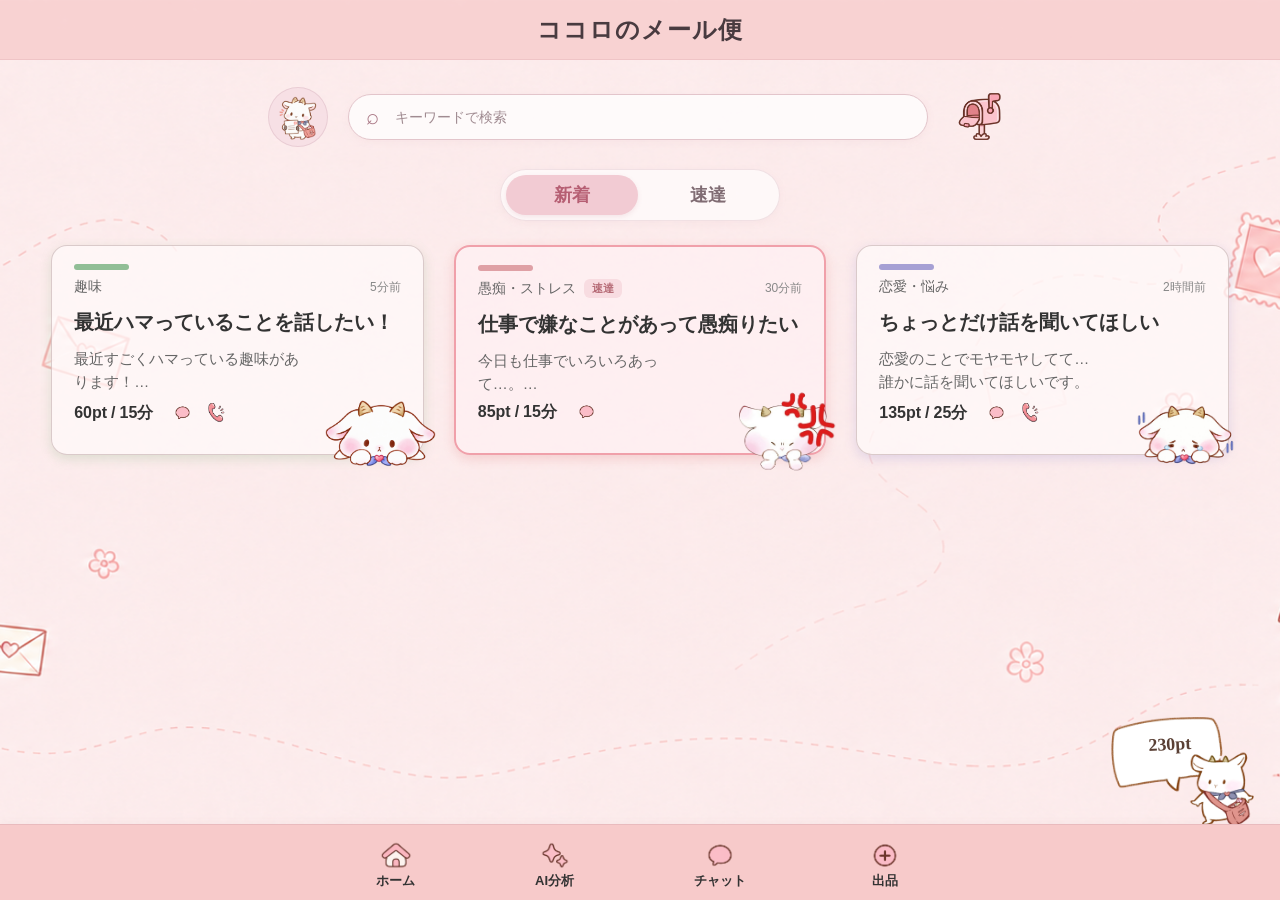
<file: index.html>
<!DOCTYPE html>
<html lang="ja">
<head>
    <meta charset="UTF-8">
    <meta name="viewport" content="width=device-width, initial-scale=1.0">
    <title>こころのメール便</title>
    <link rel="stylesheet" href="css/home.css">
</head>
<body>
    <header>
        <div class="logo">
            ココロのメール便
        </div>
    </header>

    <div class="top-menu">
        <a class="user" href="profile.html">
            <img src="images/goat.png" alt="ユーザー">
        </a>
        <div class="search">
            <span class="search-icon">⌕</span>
            <input type="text" placeholder="キーワードで検索">
        </div>
        <div class="notice">
            <img src="images/correio.png" alt="通知">
        </div>

    </div>
    <!-- 新着・速達 -->
    <div class="tabs">
        <button id="newtab" class="active" type="button">新着</button>
        <button id="expresstab" type="button">速達</button>
    </div>

    <!-- レター一覧 -->
    <main id="letter-list">
        <!-- レター1 -->
        <div class="letter fun" data-call="yes">
            <div class="emotion-color"></div>
            <div class="letter-top">
                <div class="category-group">
                    <p class="category">趣味</p>
                </div>
                <span class="posted-time" data-minutes-ago="5">5分前</span>
            </div>
            <div class="letter-title">
                <h2>最近ハマっていることを話したい！</h2>
            </div>
            <div class="letter-content">
                <p class="description">
                    最近すごくハマっている趣味があります！<br>
                    誰かと楽しく話したいです。
                </p>
            </div>
            <div class="letter-footer">
                <div class="letter-info">
                    <span>60pt</span>
                    <span>/</span>
                    <span>15分</span>
                </div>
                <div class="talk-icons">
                    <img class="chat-option selected chat-icon" src="images/chat.png" alt="チャット">
                    <img class="phone-option selected call-icon" src="images/telefone.png" alt="通話">
                </div>
            </div>
            <img class="goat" src="images/normal.png" alt="感情">
        </div>

        <!-- レター2 -->
        <div class="letter angry express" data-call="no">
            <div class="emotion-color"></div>
            <div class="letter-top">
                <div class="category-group">
                    <p class="category">愚痴・ストレス</p>
                    <span class="express-label">速達</span>
                </div>
                <span class="posted-time" data-minutes-ago="30">30分前</span>
            </div>
            <div class="letter-title">
                <h2>仕事で嫌なことがあって愚痴りたい</h2>
            </div>
            <div class="letter-content">
                <p class="description">
                    今日も仕事でいろいろあって…。<br>
                    少しだけ愚痴を聞いてほしいです。
                </p>
            </div>
            <div class="letter-footer">
                <div class="letter-info">
                    <span>85pt</span>
                    <span>/</span>
                    <span>15分</span>
                </div>
                <div class="talk-icons">
                    <img class="chat-option selected chat-icon" src="images/chat.png" alt="チャット">
                    <img class="phone-option call-icon" src="images/telefone.png" alt="通話">
                </div>
            </div>
            <img class="goat" src="images/angry.jpg" alt="感情">
        </div>

        <!-- レター3 -->
        <div class="letter sad" data-call="yes">
            <div class="emotion-color"></div>
            <div class="letter-top">
                <div class="category-group">
                    <p class="category">恋愛・悩み</p>
                </div>
                <span class="posted-time" data-minutes-ago="120">2時間前</span>
            </div>
            <div class="letter-title">
                <h2>ちょっとだけ話を聞いてほしい</h2>
            </div>
            <div class="letter-content">
                <p class="description">
                    恋愛のことでモヤモヤしてて…<br>
                    誰かに話を聞いてほしいです。
                </p>
            </div>
            <div class="letter-footer">
                <div class="letter-info">
                    <span>135pt</span>
                    <span>/</span>
                    <span>25分</span>
                </div>
                <div class="talk-icons">
                    <img class="chat-option selected chat-icon" src="images/chat.png" alt="チャット">
                    <img class="phone-option selected call-icon" src="images/telefone.png" alt="通話">
                </div>
            </div>
            <img class="goat" src="images/sad.png" alt="感情">
        </div>
    </main>

    <!-- 商品詳細 -->
    <div id="detailmodal">

        <div id="detailwindow">
            <button id="detailclose" type="button">×</button>

            <!--  詳細 -->
            <div class="purchase-step is-active" id="detailStep">
                <div id="modaltop">
                    <div id="modalcategory">
                        <span id="modalemotion"></span>
                        <span id="modal-category">カテゴリー</span>
                    </div>
                    <span id="modalexpress">速達</span>
                </div>

                <h2 id="modal-title">見出し</h2>

                <div id="modal-info">
                    <span id="modal-point">---pt</span>
                    <span>/</span>
                    <span id="modal-time">--分</span>
                </div>

                <div id="modal-description">
                    内容がここに表示されます。
                </div>

                <div id="modal-talk-icons" aria-label="チャット・通話の案内">
                    <img id="modal-chat-icon" class="selected" src="images/chat.png" alt="チャット可能">
                    <span>/</span>
                    <img id="modal-call-icon" src="images/telefone.png" alt="通話の案内">
                </div>

                <div id="modal-rating">
                    <span>★★★★☆</span>
                    <strong>4.5</strong>
                </div>

                <button id="buybutton" type="button">購入する</button>
            </div>

            <!-- 購入確認 -->
            <div class="purchase-step" id="confirmStep">
                <div class="purchase-icon">✉️</div>

                <p class="step-label">PURCHASE CONFIRMATION</p>
                <h2>この手紙を購入しますか？</h2>

                <div class="purchase-summary">
                    <p class="summary-label">購入する手紙</p>
                    <strong id="confirmTitle">手紙のタイトル</strong>

                    <div class="point-change">
                        <div>
                            <span>現在のポイント</span>
                            <strong id="beforePoint">230pt</strong>
                        </div>

                        <span class="point-arrow">▶</span>

                        <div>
                            <span>購入後</span>
                            <strong id="afterPoint">95pt</strong>
                        </div>
                    </div>

                    <p class="purchase-price">
                        必要ポイント：
                        <strong><span id="confirmPoint">135</span>pt</strong>
                    </p>
                </div>

                <p class="purchase-note">
                    購入を確定すると、チャットを開始できます。
                </p>

                <div class="confirm-buttons">
                    <button id="cancelBuyBtn" type="button">キャンセル</button>
                    <button id="confirmBuyBtn" type="button">購入を確定する</button>
                </div>
            </div>

            <!--  購入完了 -->
            <div class="purchase-step" id="completeStep">
                <div class="complete-icon">✓</div>

                <p class="step-label">PURCHASE COMPLETE</p>
                <h2>購入が完了しました！</h2>

                <p class="complete-message">
                    手紙の購入が完了しました。<br>
                    チャットを開始して、相手の話を聞いてみましょう。
                </p>

                <div class="complete-point">
                    残りのポイント
                    <strong id="remainingPoint">95pt</strong>
                </div>

                <button id="startChatBtn" type="button">
                    チャットを開始する
                    <span>▶</span>
                </button>
            </div>
        </div>
    </div>
    

    <div id="pointgoat">
        <img src="images/pointsgoat.png" alt="ポイントを表示するヤギ">
        <span id="userpoint">230pt</span>
    </div>

    <nav class="bottommenu">
        <a href="index.html">
            <img src="images/home.png" alt="ホーム">
            <span>ホーム</span>
        </a>
        <a href="review1.html">

            <img src="images/ai.png" alt="AI分析">
            <span>AI分析</span>
        </a>
        <a href="#">
            <img src="images/chat.png" alt="チャット">
            <span>チャット</span>
        </a>
        <a href="post.html">
            <img src="images/post.png" alt="出品">
            <span>出品</span>
        </a>
    </nav>  
    <script src="https://code.jquery.com/jquery-3.6.0.min.js"></script>
    <script src="js/home.js"></script>
</body>
</html>
<!-- ここで作業用 -->
</file>
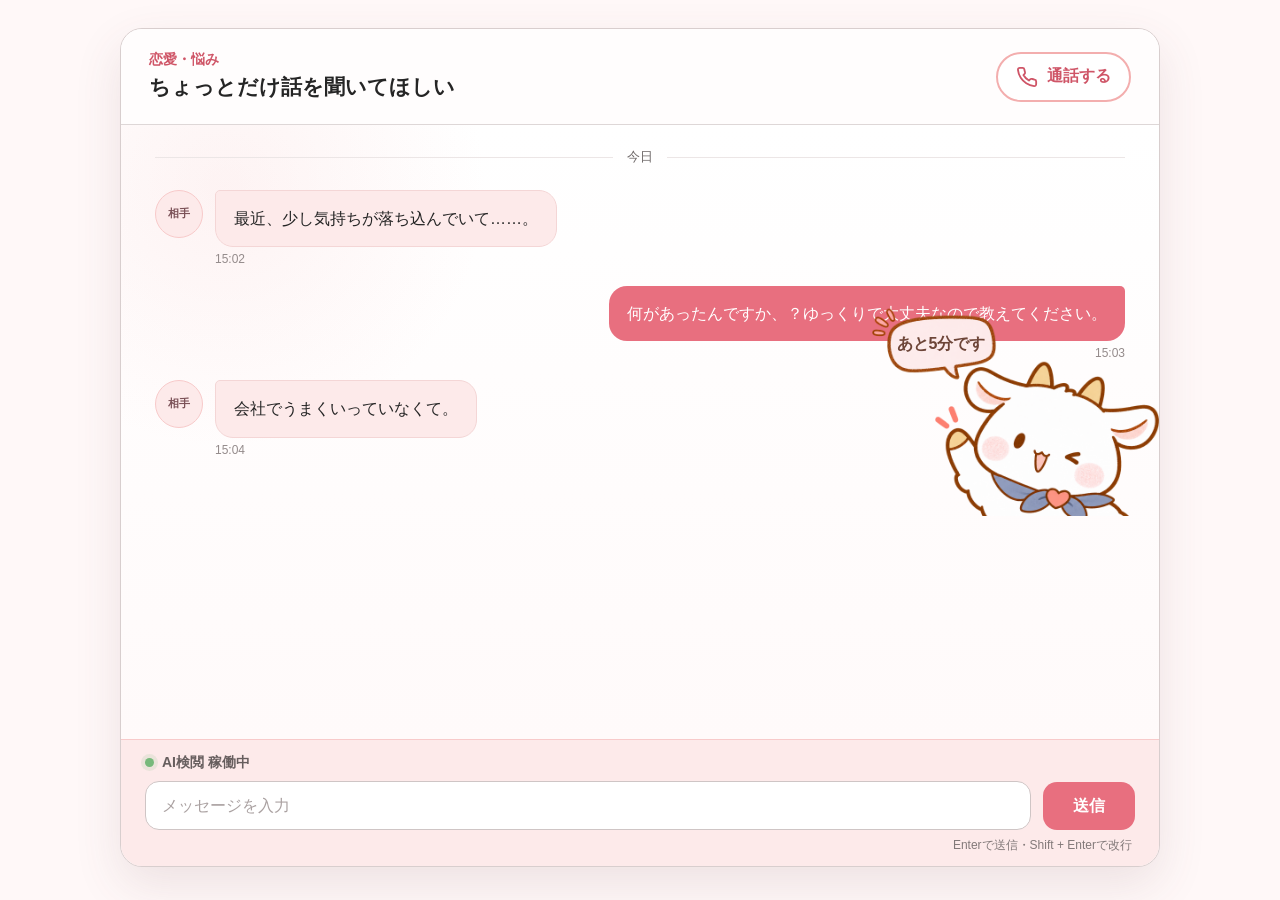
<file: chat-room.html>
<!-- 購入ボタンが押された後に表示するようにしてほしい。 -->
 <!-- 購入者側から見たチャット欄 -->

<!DOCTYPE html>
<html lang="ja">
<head>
    <meta charset="UTF-8">
    <meta name="viewport" content="width=device-width, initial-scale=1.0">
    <title>リアルタイムチャット - こころのめぇ～る便</title>
    <link rel="stylesheet" href="./css/chat-room.css" />
</head>
  <body>

    <main class="chat-page">
      <section class="chat-card" aria-labelledby="chat-title">
        <header class="chat-header">
          <div class="chat-heading">
            <p class="category">恋愛・悩み</p>
            <h1 id="chat-title">ちょっとだけ話を聞いてほしい</h1>
          </div>
          <button class="call-button" id="callButton" type="button" aria-label="音声通話を始める">
            <svg aria-hidden="true" viewBox="0 0 24 24">
              <path d="M22 16.92v3a2 2 0 0 1-2.18 2 19.8 19.8 0 0 1-8.63-3.07 19.5 19.5 0 0 1-6-6A19.8 19.8 0 0 1 2.12 4.18 2 2 0 0 1 4.11 2h3a2 2 0 0 1 2 1.72c.13.96.36 1.89.69 2.78a2 2 0 0 1-.45 2.11L8.09 9.87a16 16 0 0 0 6 6l1.26-1.26a2 2 0 0 1 2.11-.45c.89.33 1.82.56 2.78.69A2 2 0 0 1 22 16.92Z" />
            </svg>
            <span>通話する</span>
          </button>
        </header>

        <div class="message-list" id="messageList" aria-live="polite">
          <div class="day-label"><span>今日</span></div>

          <article class="message-row message-row--other">
            <div class="speaker" aria-hidden="true">相手</div>
            <div>
              <div class="bubble bubble--other">最近、少し気持ちが落ち込んでいて……。</div>
              <time>15:02</time>
            </div>
          </article>

          <article class="message-row message-row--me">
            <div>
              <div class="bubble bubble--me">何があったんですか、？ゆっくりで大丈夫なので教えてください。</div>
              <time>15:03</time>
            </div>
          </article>

          <article class="message-row message-row--other">
            <div class="speaker" aria-hidden="true">相手</div>
            <div>
              <div class="bubble bubble--other">会社でうまくいっていなくて。</div>
              <time>15:04</time>
            </div>
          </article>
        </div>
        <div class="goat-notice" aria-hidden="true">
        <img src="./images/chat2.png" alt="">
        <p>あと<span>5</span>分です</p>
        </div>
        <footer class="composer">
          <div class="moderation-status" role="status">
            <span class="status-dot" aria-hidden="true"></span>
            AI検閲 稼働中
          </div>
          <form class="message-form" id="messageForm">
            <label class="sr-only" for="messageInput">メッセージ</label>
            <textarea id="messageInput" rows="1" maxlength="500" placeholder="メッセージを入力" required></textarea>
            <button class="send-button" type="submit">送信</button>
          </form>
          <p class="input-hint">Enterで送信・Shift + Enterで改行</p>
        </footer>
      </section>
    </main>

    <dialog class="call-dialog" id="callDialog">
      <button class="dialog-close" id="closeDialog" type="button" aria-label="閉じる">×</button>
      <div class="call-mark" aria-hidden="true">
        <svg viewBox="0 0 24 24"><path d="M22 16.92v3a2 2 0 0 1-2.18 2 19.8 19.8 0 0 1-8.63-3.07 19.5 19.5 0 0 1-6-6A19.8 19.8 0 0 1 2.12 4.18 2 2 0 0 1 4.11 2h3a2 2 0 0 1 2 1.72c.13.96.36 1.89.69 2.78a2 2 0 0 1-.45 2.11L8.09 9.87a16 16 0 0 0 6 6l1.26-1.26a2 2 0 0 1 2.11-.45c.89.33 1.82.56 2.78.69A2 2 0 0 1 22 16.92Z" /></svg>
      </div>
      <h2>音声通話を申請しますか？</h2>
      <p>通話を開始するには、相手の了承と、追加ポイントが必要です。</p>
      <div class="dialog-actions">
        <button class="secondary-button" id="cancelCall" type="button">キャンセル</button>
        <button class="primary-button" id="startCall" type="button">通話を申請</button>
      </div>
    </dialog>

    <div class="toast" id="toast" role="status" aria-live="polite"></div>
    <script src="./js/chat-room.js"></script>
  </body>
</html>
</file>
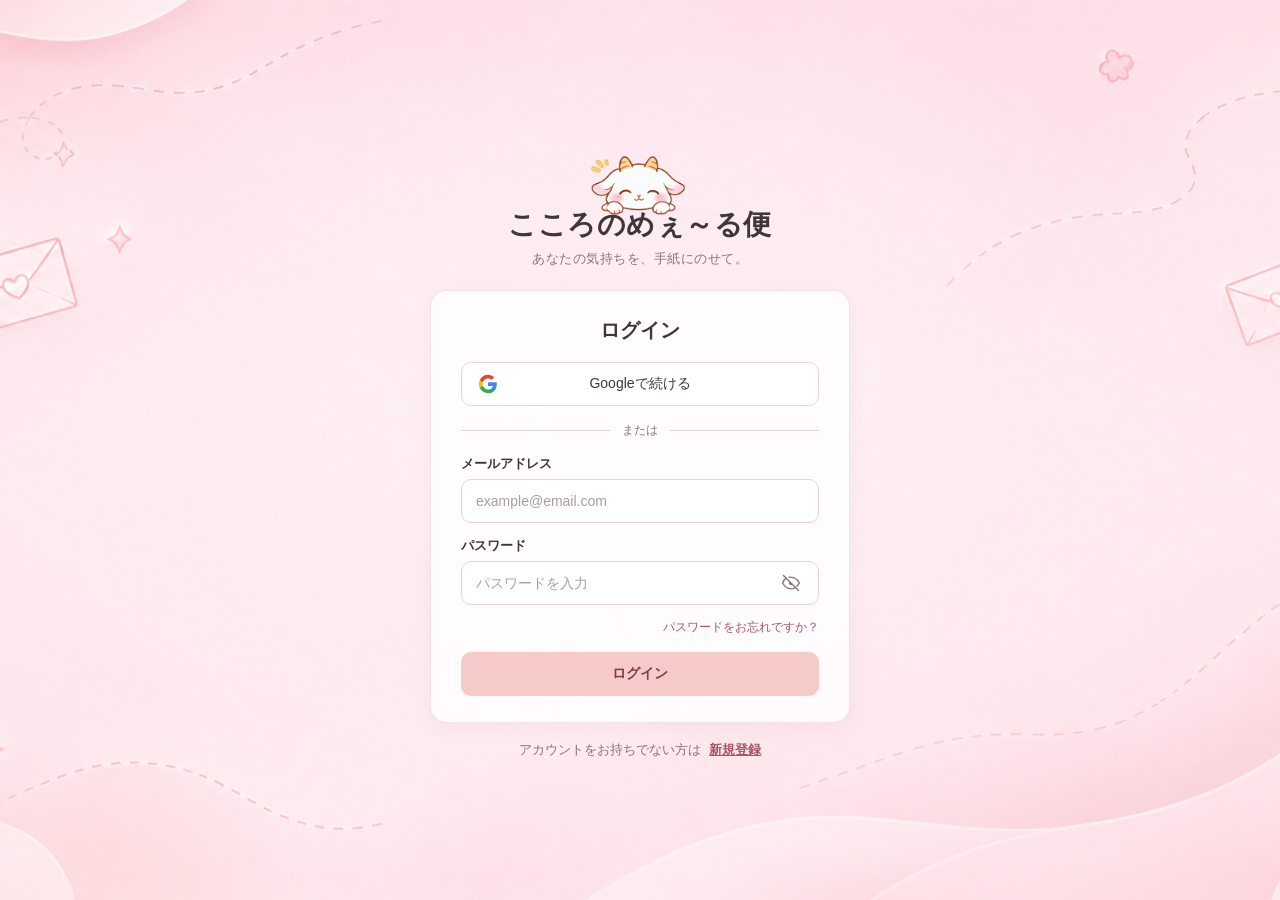
<file: login.html>
<!DOCTYPE html>
<html lang="ja">
<head>
    <meta charset="UTF-8">
    <meta name="viewport" content="width=device-width, initial-scale=1.0">
    <title>ログイン - こころのめぇ～る便</title>
    <link rel="stylesheet" href="css/login.css">
</head>
<body>
    <main class="auth-page">
        <!-- タイトル -->
        <div class="auth-brand">
            <img class="title-goat" src="images/titleyagi.png" alt="ヤギ">
            <h1 id="mainTitle">こころのめぇ～る便</h1>
            <p class="sub-title">
                あなたの気持ちを、手紙にのせて。
            </p>
        </div>

        <div class="login-container">
            <h2 id="authTitle">ログイン</h2>

            <!-- その他のログイン方法 -->
            <button type="button" class="auth-btn btn-google" id="googleAuthBtn">
                <svg viewBox="0 0 24 24" aria-hidden="true">
                    <path fill="#4285F4" d="M22.56 12.25c0-.78-.07-1.53-.2-2.25H12v4.26h5.92c-.26 1.37-1.04 2.53-2.21 3.31v2.77h3.57c2.08-1.92 3.28-4.74 3.28-8.09z"/>
                    <path fill="#34A853" d="M12 23c2.97 0 5.46-.98 7.28-2.66l-3.57-2.77c-.98.66-2.23 1.06-3.71 1.06-2.86 0-5.29-1.93-6.16-4.53H2.18v2.84C3.99 20.53 7.7 23 12 23z"/>
                    <path fill="#FBBC05" d="M5.84 14.09c-.22-.66-.35-1.36-.35-2.09s.13-1.43.35-2.09V7.06H2.18C1.43 8.55 1 10.22 1 12s.43 3.45 1.18 4.94l2.85-2.22.81-.63z"/>
                    <path fill="#EA4335" d="M12 5.38c1.62 0 3.06.56 4.21 1.64l3.15-3.15C17.45 2.09 14.97 1 12 1 7.7 1 3.99 3.47 2.18 7.06l3.66 2.84c.87-2.6 3.3-4.52 6.16-4.52z"/>
                </svg>
                <span id="googleBtnText">Googleで続ける</span>
            </button>

            <div class="auth-divider">
                <span>または</span>
            </div>

            <!-- メールアドレスでログイン -->
            <div id="emailFormArea" class="form-area">
                <form id="emailForm">
                    <div id="usernameGroup" class="form-group hidden">
                        <label for="regUsername">ニックネーム</label>
                        <input type="text" id="regUsername" placeholder="ニックネームを入力" maxlength="30" autocomplete="nickname" disabled>
                    </div>

                    <div class="form-group">
                        <label for="email">メールアドレス</label>
                        <input type="email" id="email" placeholder="example@email.com" autocomplete="email" required>
                    </div>

                    <div class="form-group">
                        <label for="password">パスワード</label>
                        <div class="password-wrapper">
                            <input type="password" id="password" placeholder="パスワードを入力" autocomplete="current-password" required>
                            <button type="button" id="togglePassword" aria-label="パスワードを表示">
                                <svg class="eye-icon eye-closed" viewBox="0 0 24 24" aria-hidden="true">
                                    <path d="M3 3l18 18M10.6 10.6a2 2 0 002.8 2.8M9.9 5.1A11 11 0 0112 5c6.4 0 10 7 10 7a15 15 0 01-3 3.8M6.2 6.2C3.5 8 2 12 2 12s3.6 7 10 7a10.7 10.7 0 004.1-.8"/>
                                </svg>
                                <svg class="eye-icon eye-open hidden" viewBox="0 0 24 24" aria-hidden="true">
                                    <path d="M2 12s3.6-7 10-7 10 7 10 7-3.6 7-10 7S2 12 2 12z"/>
                                    <circle cx="12" cy="12" r="3"/>
                                </svg>
                            </button>
                        </div>
                    </div>

                    <div id="passwordConfirmGroup" class="form-group hidden">
                        <label for="passwordConfirm">パスワード（確認）</label>
                        <input type="password" id="passwordConfirm" placeholder="パスワードをもう一度入力" autocomplete="new-password" disabled>
                    </div>

                    <div class="forgot-area">
                        <a href="#" class="forgot-password" id="forgotPwd">パスワードをお忘れですか？</a>
                    </div>

                    <button type="submit" class="auth-btn btn-email" id="submitBtn">ログイン</button>
                </form>
            </div>
        </div>

        <!-- アカウント切り替え -->
        <div class="bottom-nav">
            <span id="navText">アカウントをお持ちでない方は</span>
            <button type="button" class="toggle-link" id="toggleModeBtn">新規登録</button>
        </div>
    </main>

    <script src="js/login.js"></script>
</body>
</html>
</file>
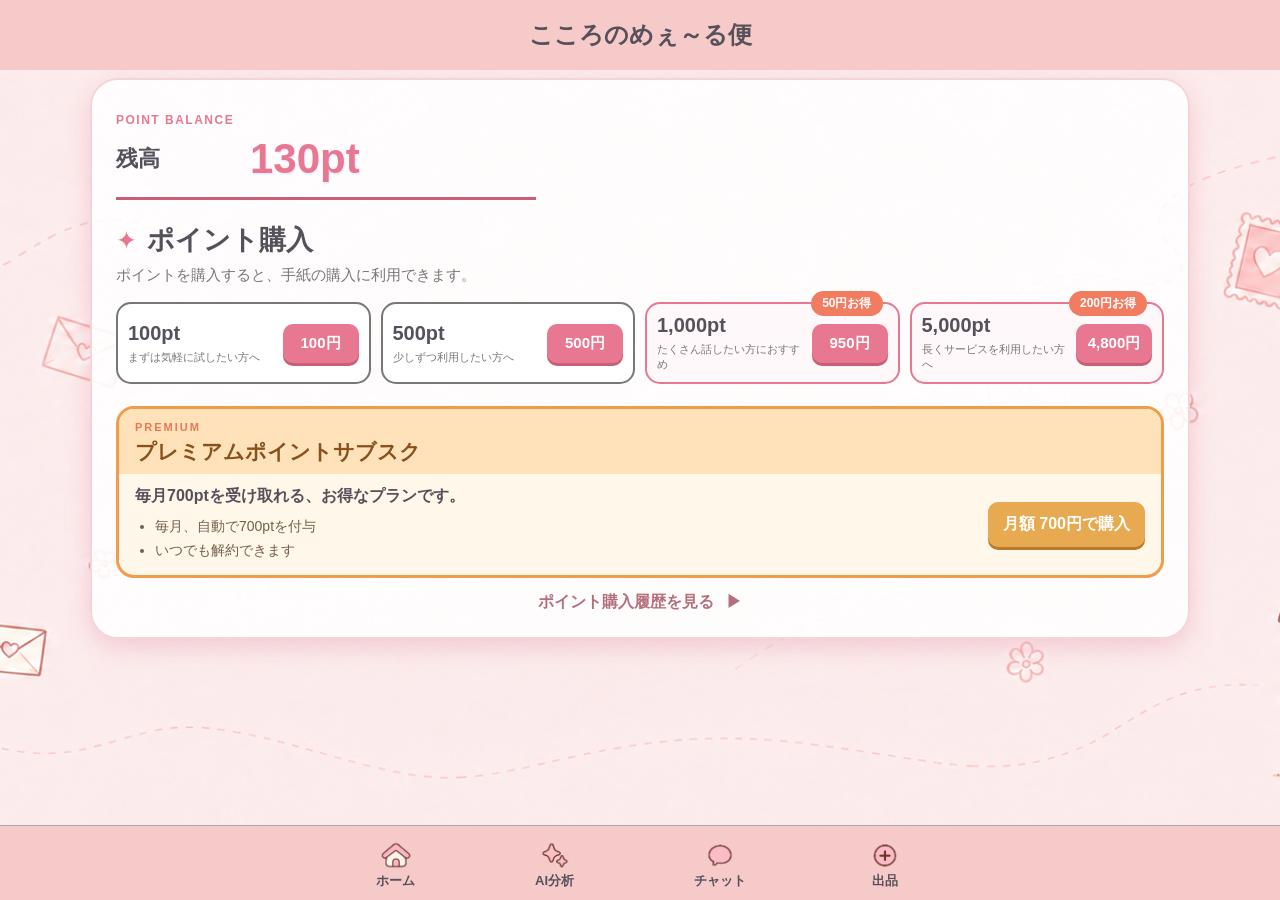
<file: point.html>
<!DOCTYPE html>
<html lang="ja">
<head>
  <meta charset="UTF-8">
  <meta name="viewport" content="width=device-width, initial-scale=1.0">
  <title>ポイント購入 - こころのめぇ～る便</title>
  <link rel="stylesheet" href="css/point.css">
</head>

<body>
  <header>
    <div id="logo">こころのめぇ～る便</div>
  </header>

  <main class="point-page">
    <section class="point-card">
      <p class="card-label">POINT BALANCE</p>
      <div class="balance">
        <span>残高</span>
        <strong id="current-point">130pt</strong>
      </div>
    </section>

    <section class="purchase-section">
      <div class="section-title">
        <span>✦</span>
        <h1>ポイント購入</h1>
      </div>

      <p class="section-text">ポイントを購入すると、手紙の購入に利用できます。</p>

      <div class="point-list">
        <article class="point-plan">
          <div>
            <strong>100pt</strong>
            <span>まずは気軽に試したい方へ</span>
          </div>
          <button type="button" class="buy-button" data-point="100" data-price="100">
            100円
          </button>
        </article>

        <article class="point-plan">
          <div>
            <strong>500pt</strong>
            <span>少しずつ利用したい方へ</span>
          </div>
          <button type="button" class="buy-button" data-point="500" data-price="500">
            500円
          </button>
        </article>

        <article class="point-plan recommend">
          <p class="badge">50円お得</p>
          <div>
            <strong>1,000pt</strong>
            <span>たくさん話したい方におすすめ</span>
          </div>
          <button type="button" class="buy-button" data-point="1000" data-price="950">
            950円
          </button>
        </article>

        <article class="point-plan recommend">
          <p class="badge">200円お得</p>
          <div>
            <strong>5,000pt</strong>
            <span>長くサービスを利用したい方へ</span>
          </div>
          <button type="button" class="buy-button" data-point="5000" data-price="4800">
            4,800円
          </button>
        </article>
      </div>
    </section>

    <section class="subscription">
      <div class="subscription-heading">
        <span>PREMIUM</span>
        <h2>プレミアムポイントサブスク</h2>
      </div>

      <div class="subscription-content">
        <div>
          <p class="subscription-main">毎月700ptを受け取れる、お得なプランです。</p>
          <ul>
            <li>毎月、自動で700ptを付与</li>
            <li>いつでも解約できます</li>
          </ul>
        </div>

        <button type="button" id="subscription-button">月額 700円で購入</button>
      </div>
    </section>

    <p class="history-link">
      <a href="#">ポイント購入履歴を見る <span>▶</span></a>
    </p>
  </main>

  <nav class="bottommenu">
    <a href="index.html">
      <img src="images/home.png" alt="ホーム">
      <span>ホーム</span>
    </a>

    <a href="review1.html">
      <img src="images/ai.png" alt="AI分析">
      <span>AI分析</span>
    </a>

    <a href="#">
      <img src="images/chat.png" alt="チャット">
      <span>チャット</span>
    </a>

    <a href="post.html">
      <img src="images/post.png" alt="出品">
      <span>出品</span>
    </a>
  </nav>

  <div id="purchase-modal" class="modal" aria-hidden="true">
    <div class="modal-window">
      <button type="button" id="modal-close" class="modal-close" aria-label="閉じる">×</button>
      <p class="modal-label">POINT PURCHASE</p>
      <h2 id="modal-title">ポイントを購入しますか？</h2>

      <div class="modal-detail">
        <p>追加ポイント</p>
        <strong id="modal-point">100pt</strong>
        <p>お支払い金額</p>
        <strong id="modal-price">100円</strong>
      </div>

      <div class="modal-buttons">
        <button type="button" id="cancel-button" class="cancel-button">キャンセル</button>
        <button type="button" id="confirm-button" class="confirm-button">購入する</button>
      </div>
    </div>
  </div>

  <script src="js/point.js"></script>
</body>
</html>
</file>
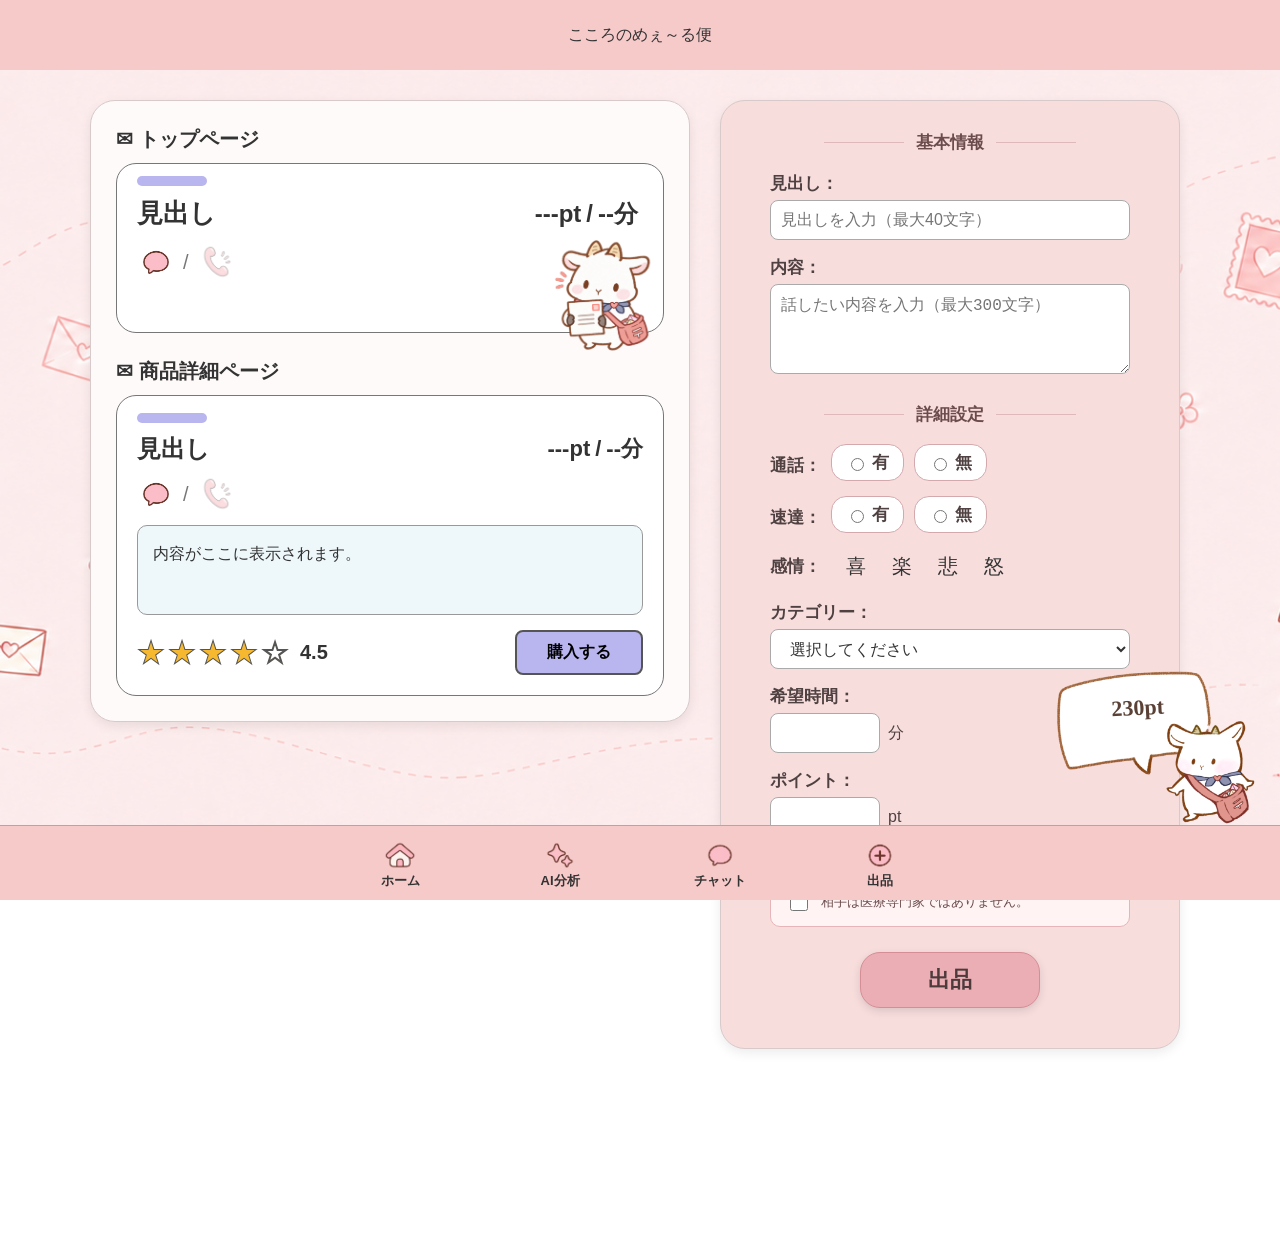
<file: post.html>
<!DOCTYPE html>
<html lang="ja">
<head>
    <meta charset="UTF-8">
    <meta name="viewport" content="width=device-width, initial-scale=1.0">
    <title>出品 - こころのめぇ～る便</title>
    <link rel="stylesheet" href="css/post.css">
</head>

<body>
    <!-- ヘッダー -->
    <header>
        <div id="logo">こころのめぇ～る便</div>
    </header>

    <!-- 出品画面 -->
    <main id="post-page">
        <!-- プレビュー -->
        <section id="preview">
            <!-- トップページ -->
            <div class="preview-box">
                <h2>✉ トップページ</h2>
                <div id="home-preview">
                    <div id="emotion-color"></div>
                    <div id="home-header">
                        <h3 id="home-title">見出し</h3>
                        <div id="home-info">
                            <span id="home-point">---pt</span>
                            <span>/</span>
                            <span id="home-time">--分</span>
                        </div>
                    </div>
                    <!-- アイコンチャット・通話 -->
                    <div id="talk-icons">
                        <img id="chat-option" class="selected" src="images/chat.png" alt="チャット">
                        <span>/</span>
                        <img id="phone-option" src="images/telefone.png" alt="通話">
                    </div>

                    <div id="call-bubble">
                        <img id="bubble-image" src="images/fukidashi.png" alt="吹き出し">
                        <img id="call-icon" src="images/telefone.png" alt="通話">
                    </div>
                    <img id="goat" src="images/goat.png" alt="感情">
                </div>
            </div>

            <!-- 商品詳細ページ -->
            <div class="preview-box">
                <h2>✉ 商品詳細ページ</h2>
                <div id="detail-preview">
                    <div id="detail-emotion-color"></div>
                    <div id="detail-header">
                        <h3 id="detail-title">見出し</h3>
                        <div id="detail-info">
                            <span id="detail-point">---pt</span>
                            <span>/</span>
                            <span id="detail-time">--分</span>
                        </div>
                    </div>
                    <!-- アイコンチャット・通話 -->
                    <div id="detail-talk-icons">
                        <img id="detail-chat-option" class="selected" src="images/chat.png" alt="チャット">
                        <span>/</span>
                        <img id="detail-phone-option" src="images/telefone.png" alt="通話">
                    </div>
                    <div id="detail-text">内容がここに表示されます。</div>
                    <div id="detail-bottom">
                        <div id="rating">
                            <span id="stars">★★★★☆ </span>
                            <span id="rating-number">4.5</span>
                        </div>
                        <button type="button">購入する</button>
                    </div>
                </div>
            </div>
        </section>

        <!-- 出品フォーム -->
        <section id="form-area">
            <div id="post-form">
                <div class="form-card">
                    <h3 class="form-section-title">基本情報</h3>

                    <!-- 見出し -->
                    <div class="form-group">
                        <label for="post-title">見出し：</label>
                        <input type="text" id="post-title" maxlength="40" placeholder="見出しを入力（最大40文字）">
                    </div>

                    <!-- 内容 -->
                    <div class="form-group">
                        <label for="post-description">内容：</label>
                        <textarea id="post-description" maxlength="300" placeholder="話したい内容を入力（最大300文字）"></textarea>
                    </div>
                </div>

                <div class="form-card">
                    <h3 class="form-section-title">詳細設定</h3>

                    <!-- 通話 -->
                    <div class="form-group option-group">
                        <span>通話：</span>
                        <label><input type="radio" name="call" value="yes"> 有</label>
                        <label><input type="radio" name="call" value="no"> 無</label>
                    </div>

                    <!-- 速達 -->
                    <div class="form-group option-group">
                        <span>速達：</span>
                        <label><input type="radio" name="express" value="yes"> 有</label>
                        <label><input type="radio" name="express" value="no"> 無</label>
                    </div>

                    <!-- 感情 -->
                    <div id="emotion-area">
                        <label>感情：</label>
                        <div id="emotion-options">
                            <button type="button" id="joy">喜</button>
                            <button type="button" id="fun">楽</button>
                            <button type="button" id="sad">悲</button>
                            <button type="button" id="angry">怒</button>
                        </div>
                    </div>

                    <!-- カテゴリー -->
                    <div class="form-group">
                        <label for="post-category">カテゴリー：</label>
                        <select id="post-category">
                            <option value="">選択してください</option>
                            <option value="日常・雑談">日常・雑談</option>
                            <option value="趣味">趣味</option>
                            <option value="恋愛・悩み">恋愛・悩み</option>
                            <option value="愚痴・ストレス">愚痴・ストレス</option>
                        </select>
                    </div>
                    <!-- 希望時間 -->
                    <div class="form-group">
                        <label for="post-time">希望時間：</label>
                        <div class="input-unit">
                            <input type="number" id="post-time" min="1" max="60">
                            <span>分</span>
                        </div>
                    </div>

                    <!-- POINT -->
                    <div class="form-group">
                        <label for="post-point">ポイント：</label>
                        <div class="input-unit">
                            <input type="number" id="post-point" min="0" max="9999">
                            <span>pt</span>
                        </div>
                        <p id="point-note">ポイントの追加購入はこちら</p>
                    </div>

                    <!-- 注意事項 -->
                    <div id="agreement-area">
                        <input type="checkbox" id="agreement">
                        <label for="agreement">相手は医療専門家ではありません。</label>
                    </div>

                </div>

                <!-- 出品 -->
                <button type="button" id="post-button">出品</button>
            </div>
        </section>
    </main>


    <!-- 下メニュー -->
    <nav class="bottommenu">
        <a href="index.html">
            <img src="images/home.png" alt="ホーム">
            <span>ホーム</span>
        </a>

        <a href="#">
            <img src="images/ai.png" alt="AI分析">
            <span>AI分析</span>
        </a>

        <a href="#">
            <img src="images/chat.png" alt="チャット">
            <span>チャット</span>
        </a>

        <a href="post.html">
            <img src="images/post.png" alt="出品">
            <span>出品</span>
        </a>
    </nav>
    <div id="pointgoat">
        <img src="images/pointsgoat.png" alt="ヤギ">
        <span id="userpoint">230pt</span>
    </div>


    <script src="https://code.jquery.com/jquery-3.6.0.min.js"></script>
    <script src="js/post.js"></script>
</body>
</html>
</file>
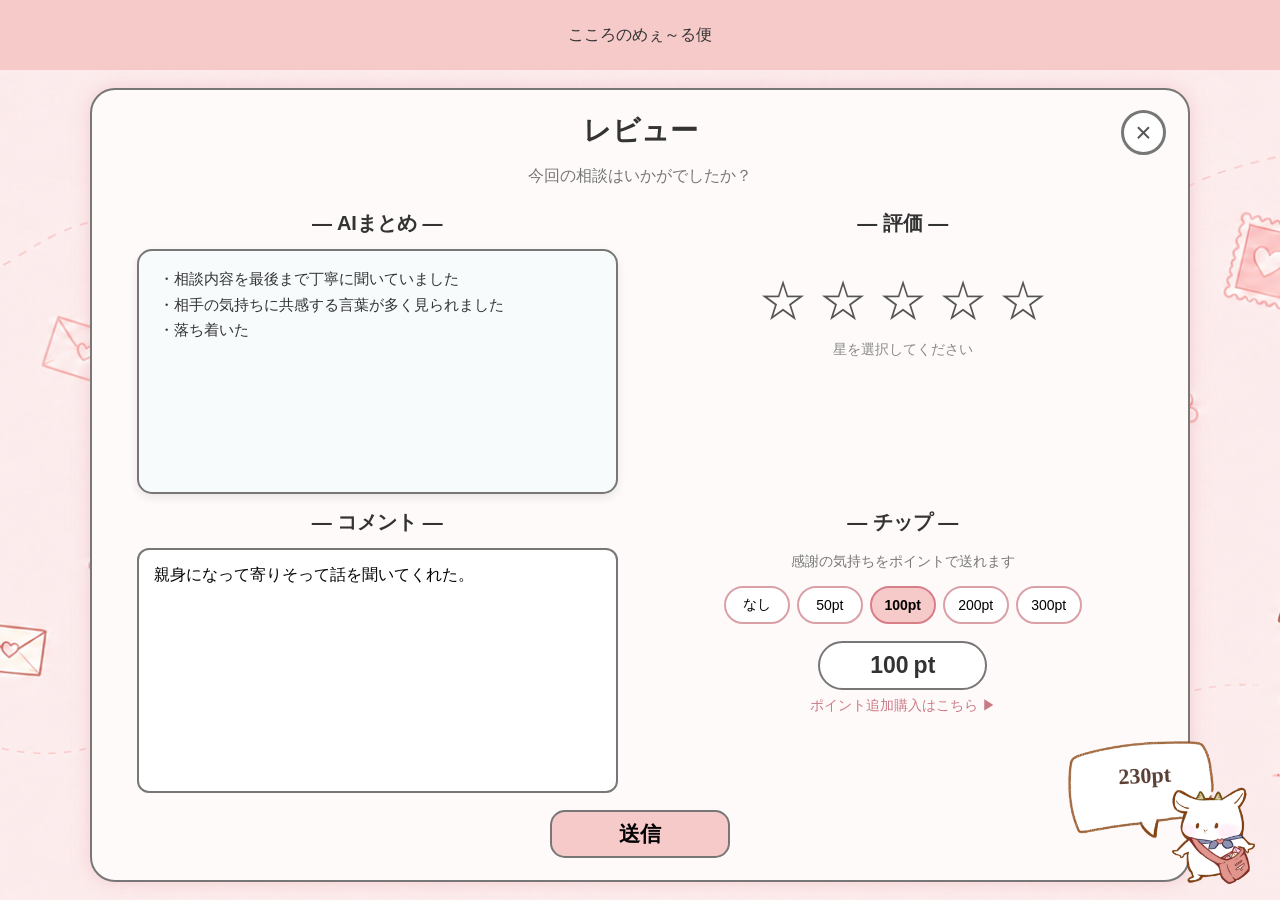
<file: review1.html>
<!DOCTYPE html>
<html lang="ja">
<head>
    <meta charset="UTF-8">
    <meta name="viewport" content="width=device-width, initial-scale=1.0">
    <title>レビュー - こころのめぇ～る便</title>
    <link rel="stylesheet" href="css/review1.css">
</head>
<body>
    <header>
        <div class="logo">こころのめぇ～る便</div>
    </header>
    <main id="reviewpage">
        <div id="reviewbox">
            <button id="closebutton">×</button>
            <h1>レビュー</h1>
            <p id="reviewmessage">今回の相談はいかがでしたか？</p>

            <section class="reviewarea">
                <h2>― AIまとめ ―</h2>
                <div id="summarybox">
                    <p id="summarytext"></p>
                </div>
            </section>

            <section class="reviewarea">
                <h2>― 評価 ―</h2>
                <div id="stars">
                    <span class="star">☆</span>
                    <span class="star">☆</span>
                    <span class="star">☆</span>
                    <span class="star">☆</span>
                    <span class="star">☆</span>
                </div>
                <p id="ratingtext">星を選択してください</p>
            </section>

            <section class="reviewarea">
                <h2>― コメント ―</h2>
                <textarea id="comment">親身になって寄りそって話を聞いてくれた。</textarea>
            </section>

            <section class="reviewarea">
                <h2>― チップ ―</h2>
                <p id="tipmessage">感謝の気持ちをポイントで送れます</p>
                <div id="tipbuttons">
                    <button class="tipbutton" data-point="0">なし</button>
                    <button class="tipbutton" data-point="50">50pt</button>
                    <button class="tipbutton active" data-point="100">100pt</button>
                    <button class="tipbutton" data-point="200">200pt</button>
                    <button class="tipbutton" data-point="300">300pt</button>
                </div>

                <div id="pointbox">
                    <span id="point">100</span>
                    <span>pt</span>
                </div>
                <p id="pointbuy">ポイント追加購入はこちら ▶</p>
            </section>
            <button id="sendbutton">送信</button>
        </div>
    </main>
    
    <!-- 送信確認モーダル -->
    <div id="sendconfirmmodal">
        <div id="sendconfirmwindow">
            <button id="sendconfirmclose" type="button">×</button>

            <div class="send-confirm-icon">✉️</div>

            <p class="send-step-label">REVIEW CONFIRMATION</p>
            <h2>この内容で送信しますか？</h2>

            <div class="send-confirm-summary">
                        <p class="send-summary-label">送信するチップ</p>

                <p class="send-tip-point">
                    <strong><span id="confirmTipPoint">100</span>pt</strong>
                </p>

                <div class="send-point-change">
                    <div>
                        <span>現在のポイント</span>
                        <strong id="sendBeforePoint">230pt</strong>
                    </div>

                    <span class="send-point-arrow">▶</span>

                    <div>
                        <span>送信後</span>
                        <strong id="sendAfterPoint">130pt</strong>
                    </div>
                </div>
            </div>

            <p id="sendConfirmMessage">
                レビューとチップを相手に送信します。
            </p>

            <div class="send-confirm-buttons">
                <button id="sendCancelButton" type="button">
                    キャンセル
                </button>

                <button id="sendConfirmButton" type="button">
                    送信を確定する
                </button>
            </div>
        </div>
</div>
    <div id="pointgoat">
        <img src="images/pointsgoat.png" alt="ヤギ">
        <span id="userpoint">230pt</span>
    </div>

    <script src="https://code.jquery.com/jquery-3.6.0.min.js"></script>
    <script src="js/review1.js"></script>

</body>
</html>
</file>
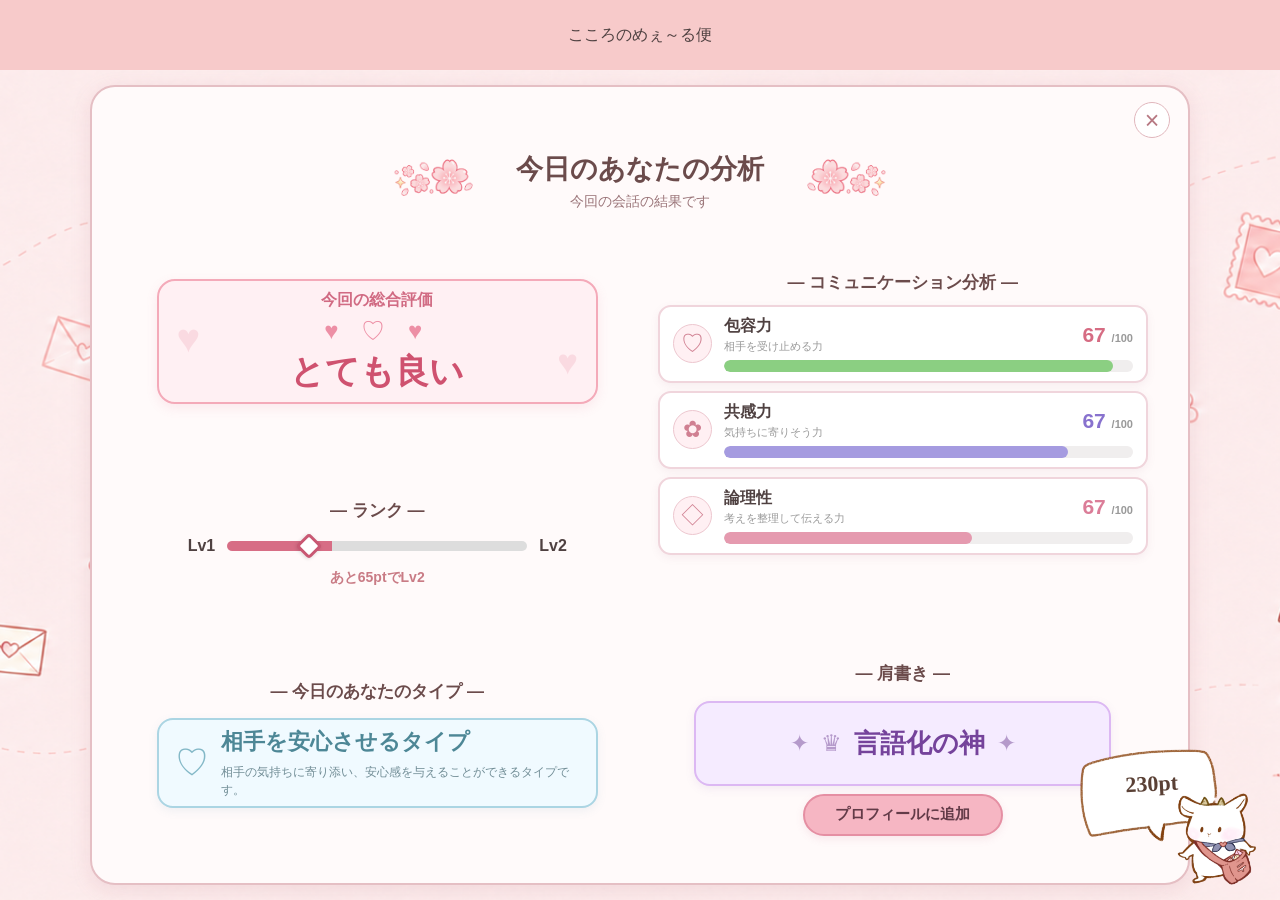
<file: review2.html>
<!DOCTYPE html>
<html lang="ja">
<head>
    <meta charset="UTF-8">
    <meta name="viewport" content="width=device-width, initial-scale=1.0">
    <title>レビュー結果 - こころのめぇ～る便</title>
    <link rel="stylesheet" href="css/review2.css">
</head>
<body>
    <header>
        <div class="logo">こころのめぇ～る便</div>
    </header>

    <main id="resultpage">

        <div id="resultbox">
            <button id="closebutton">×</button>
            <div id="resulttop">
                <h1>今日のあなたの分析</h1>
                <p>今回の会話の結果です</p>
            </div>

            <div id="todayresult">
                <p>今回の総合評価</p>
                <div id="resulticon">♥ ♡ ♥</div>
                <h2>とても良い</h2>
            </div>
            <section id="analysisarea">
                <h2 class="sectiontitle">― コミュニケーション分析 ―</h2>
                <div class="analysisitem">
                    <div class="analysisicon">♡</div>
                    <div class="analysiscontent">
                        <div class="analysistitle">
                            <div>
                                <strong>包容力</strong>
                                <span>相手を受け止める力</span>
                            </div>
                            <span class="score">
                                <span id="score1">0</span>
                                <small>/100</small>
                            </span>
                        </div>
                        <div class="bar">
                            <div id="bar1" class="barinside"></div>
                        </div>
                    </div>
                </div>

                <!-- 共感力 -->
                <div class="analysisitem">
                    <div class="analysisicon">✿</div>
                    <div class="analysiscontent">
                        <div class="analysistitle">
                            <div>
                                <strong>共感力</strong>
                                <span>気持ちに寄りそう力</span>
                            </div>
                            <span class="score">
                                <span id="score2">0</span>
                                <small>/100</small>
                            </span>
                        </div>
                        <div class="bar">
                            <div id="bar2" class="barinside"></div>
                        </div>
                    </div>
                </div>

                <div class="analysisitem">
                    <div class="analysisicon">◇</div>
                    <div class="analysiscontent">
                        <div class="analysistitle">
                            <div>
                                <strong>論理性</strong>
                                <span>考えを整理して伝える力</span>
                            </div>

                            <span class="score">
                                <span id="score3">0</span>
                                <small>/100</small>
                            </span>
                        </div>

                        <div class="bar">
                            <div id="bar3" class="barinside"></div>
                        </div>
                    </div>
                </div>
            </section>

            <section id="rankarea">
                <h2 class="sectiontitle">― ランク ―</h2>
                <div id="rankline">
                    <span>Lv1</span>
                    <div id="rankbar">
                        <div id="rankpoint"></div>
                    </div>
                    <span>Lv2</span>
                </div>
                <p id="ranktext">あと65ptでLv2</p>
            </section>

            <section id="personalityarea">
                <h2 class="sectiontitle">― 今日のあなたのタイプ ―</h2>
                <div id="personalitybox">
                    <div id="personality-icon">♡</div>
                    <div>
                        <h2 id="personalitytext"></h2>
                        <p id="personality-description">相手の気持ちに寄り添い、安心感を与えることができるタイプです。</p>
                    </div>
                </div>
            </section>

            <section id="titlearea">
                <h2 class="sectiontitle">― 肩書き ―</h2>
                <div id="titlebox">
                    <span>✦</span>
                    <span id="title-crown">♛</span>
                    <h2 id="titlename"></h2>
                    <span>✦</span>
                </div>
                <button id="profilebutton">プロフィールに追加</button>
            </section>
        </div>
    </main>
    
    <div id="pointgoat">
        <img src="images/pointsgoat.png" alt="ヤギ">
        <span id="userpoint">230pt</span>
    </div>

    <script src="https://code.jquery.com/jquery-3.6.0.min.js"></script>
    <script src="js/review2.js"></script>

</body>
</html>
</file>
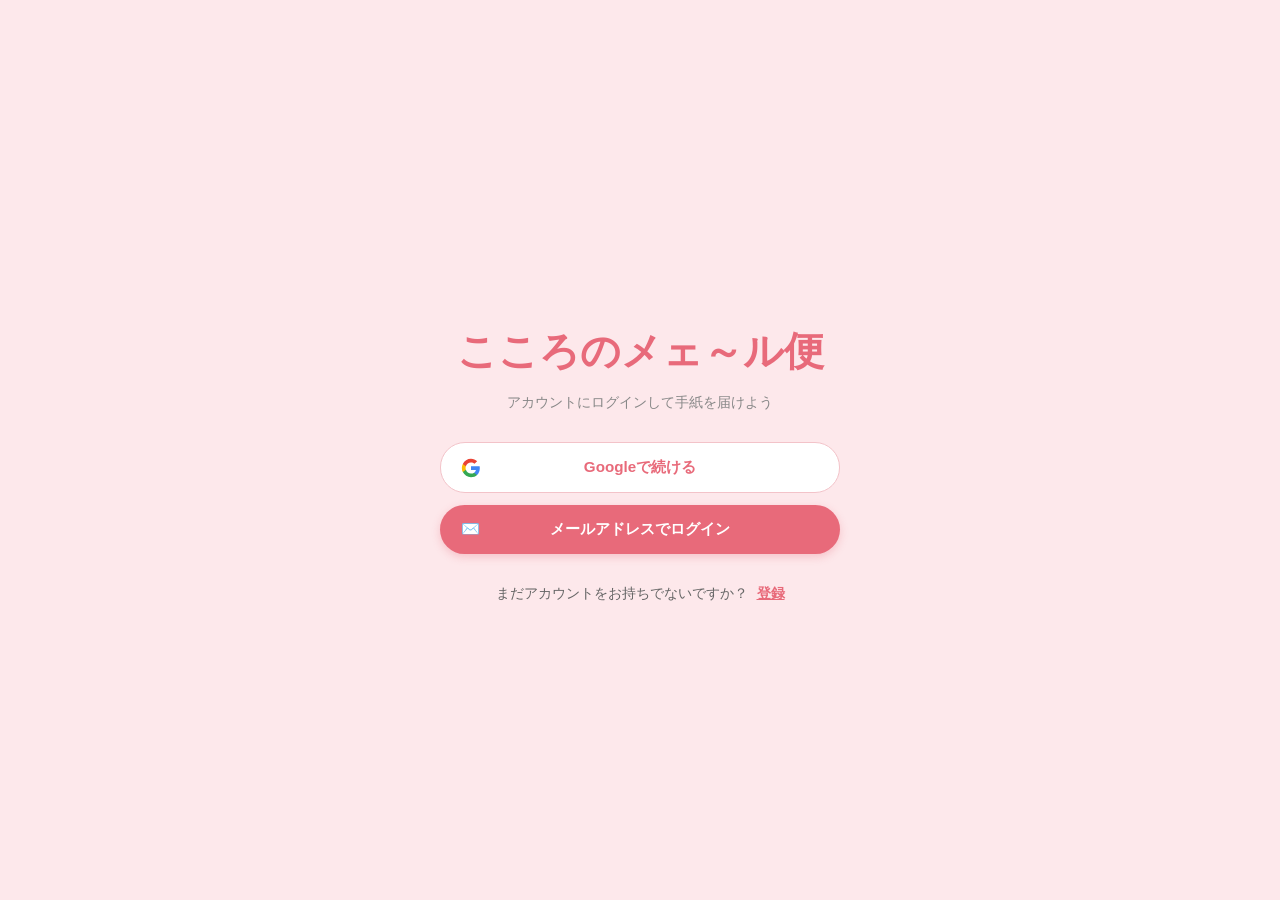
<file: ログイン.html>
<!DOCTYPE html>
<html lang="ja">
<head>
    <meta charset="UTF-8">
    <meta name="viewport" content="width=device-width, initial-scale=1.0">
    <title>こころのメェ～ル便 - ログイン</title> 
    <style>
        body {
            font-family: 'Helvetica Neue', Arial, 'Hiragino Kaku Gothic ProN', 'Hiragino Sans', Sans-serif;
            background-color: #FDE8EB;
            display: flex;
            justify-content: center; 
            align-items: center; 
            min-height: 100vh;
            margin: 0;
        }

        .login-container {
            background: transparent;
            padding: 20px;
            width: 100%;
            max-width: 400px; 
            text-align: center;
        }

        /*こころのメェ～ル便*/
        h1 {
            font-size: 2.5rem;
            margin-bottom: 8px;
            color: #E86A7A;
            font-weight: bold;
        }

        .sub-title {
            font-size: 0.9em;
            color: #888888;
            margin-bottom: 30px;
        }

        /* ログインボタン群の共通スタイル */
        .auth-btn {
            width: 100%;
            padding: 14px 20px;
            margin-bottom: 12px;
            border-radius: 25px;
            font-size: 0.95em;
            font-weight: bold;
            display: flex;
            align-items: center;
            justify-content: center;
            position: relative;
            box-sizing: border-box;
            cursor: pointer;
            transition: transform 0.1s, background-color 0.2s;
            text-decoration: none;
        }

        .auth-btn:active {
            transform: scale(0.98);
        }

        /* アイコンの位置固定 */
        .auth-btn svg, .auth-btn .btn-icon {
            position: absolute;
            left: 20px;
            width: 20px;
            height: 20px;
        }

        /* 1. メール/パスワードでログインボタン */
        .btn-email {
            background-color: #E86A7A;
            color: #FFFFFF;
            border: none;
            box-shadow: 0 3px 8px rgba(232, 106, 122, 0.3);
        }
        .btn-email:hover {
            background-color: #D85969;
        }

        /* 2. Googleで続けるボタン */
        .btn-google {
            background-color: #FFFFFF;
            color: #E86A7A;
            border: 1.5px solid #F3C3C9;
        }
        .btn-google:hover {
            background-color: #FFF2F4;
        }

        /* メール入力フォームエリア（初期は隠す） */
        .form-area {
            margin-top: 15px;
            text-align: center;
        }

        input[type="text"],
        input[type="email"], 
        input[type="password"] {
            width: 100%; 
            padding: 12px 16px;
            margin: 8px 0;
            border: 1.5px solid #F3C3C9;
            border-radius: 20px; 
            box-sizing: border-box; 
            background-color: #FFFFFF;
            font-size: 0.95em;
            outline: none;
        }

        input:focus {
            border-color: #E86A7A;
        }

        .forgot-password {
            display: inline-block;
            margin-top: 10px;
            color: #888888;
            font-size: 0.85em;
            text-decoration: none;
        }

        /* 最下部のアカウント切替メッセージ */
        .bottom-nav {
            margin-top: 30px;
            font-size: 0.9em;
            color: #666666;
        }

        .toggle-link {
            color: #E86A7A;
            font-weight: bold;
            cursor: pointer;
            text-decoration: underline;
            margin-left: 5px;
        }

        .hidden {
            display: none;
        }
    </style>
</head>
<body>
    <div class="login-container">
        <h1 id="mainTitle">こころのメェ～ル便</h1> 
        <p class="sub-title" id="subTitle">アカウントにログインして手紙を届けよう</p>

        <!-- SNS・メール選択ボタン一覧 -->
        <div id="authOptions">
            <!-- Googleで続ける -->
            <button type="button" class="auth-btn btn-google" id="googleAuthBtn">
                <svg viewBox="0 0 24 24">
                    <path fill="#4285F4" d="M22.56 12.25c0-.78-.07-1.53-.2-2.25H12v4.26h5.92c-.26 1.37-1.04 2.53-2.21 3.31v2.77h3.57c2.08-1.92 3.28-4.74 3.28-8.09z"/>
                    <path fill="#34A853" d="M12 23c2.97 0 5.46-.98 7.28-2.66l-3.57-2.77c-.98.66-2.23 1.06-3.71 1.06-2.86 0-5.29-1.93-6.16-4.53H2.18v2.84C3.99 20.53 7.7 23 12 23z"/>
                    <path fill="#FBBC05" d="M5.84 14.09c-.22-.66-.35-1.36-.35-2.09s.13-1.43.35-2.09V7.06H2.18C1.43 8.55 1 10.22 1 12s.43 3.45 1.18 4.94l2.85-2.22.81-.63z"/>
                    <path fill="#EA4335" d="M12 5.38c1.62 0 3.06.56 4.21 1.64l3.15-3.15C17.45 2.09 14.97 1 12 1 7.7 1 3.99 3.47 2.18 7.06l3.66 2.84c.87-2.6 3.3-4.52 6.16-4.52z"/>
                </svg>
                <span id="googleBtnText">Googleで続ける</span>
            </button>

            <!-- メールアドレスを使う -->
            <button type="button" class="auth-btn btn-email" id="showEmailFormBtn">
                <span class="btn-icon">✉️</span>
                メールアドレスでログイン
            </button>
        </div>

        <!-- メール入力フォーム（ボタン選択後に表示） -->
        <div id="emailFormArea" class="form-area hidden">
            <form id="emailForm">
                <input type="text" id="regUsername" class="hidden" placeholder="ユーザー名（ニックネーム）">
                <input type="email" id="email" placeholder="メールアドレス" required>
                <input type="password" id="password" placeholder="パスワード" required>
                <button type="submit" class="auth-btn btn-email" style="margin-top: 15px;" id="submitBtn">ログイン</button>
            </form>
            <a href="#" class="forgot-password" id="forgotPwd">パスワードをお忘れですか?</a>
        </div>

        <!-- 最下部の切り替えナビ -->
        <div class="bottom-nav">
            <span id="navText">まだアカウントをお持ちでないですか？</span>
            <span class="toggle-link" id="toggleModeBtn">登録</span>
        </div>
    </div>

    <script>
        const authOptions = document.getElementById('authOptions');
        const emailFormArea = document.getElementById('emailFormArea');
        const showEmailFormBtn = document.getElementById('showEmailFormBtn');
        const googleAuthBtn = document.getElementById('googleAuthBtn');
        
        const regUsername = document.getElementById('regUsername');
        const submitBtn = document.getElementById('submitBtn');
        const forgotPwd = document.getElementById('forgotPwd');
        
        const navText = document.getElementById('navText');
        const toggleModeBtn = document.getElementById('toggleModeBtn');
        const googleBtnText = document.getElementById('googleBtnText');

        let isLoginMode = true; // true: ログインモード, false: 新規登録モード

        // 「メールアドレスで〜」を押したら入力欄を表示
        showEmailFormBtn.addEventListener('click', () => {
            authOptions.classList.add('hidden');
            emailFormArea.classList.remove('hidden');
        });

        // 最下部の「登録」/「ログイン」切り替え
        toggleModeBtn.addEventListener('click', () => {
            isLoginMode = !isLoginMode;

            // フォームを一旦リセットして選択画面に戻す
            authOptions.classList.remove('hidden');
            emailFormArea.classList.add('hidden');

            if (isLoginMode) {
                showEmailFormBtn.innerHTML = '<span class="btn-icon">✉️</span> メールアドレスでログイン';
                googleBtnText.textContent = 'Googleで続ける';
                submitBtn.textContent = 'ログイン';
                regUsername.classList.add('hidden');
                forgotPwd.classList.remove('hidden');
                navText.textContent = 'まだアカウントをお持ちでないですか？';
                toggleModeBtn.textContent = '登録';
            } else {
                showEmailFormBtn.innerHTML = '<span class="btn-icon">✉️</span> メールアドレスで登録';
                googleBtnText.textContent = 'Googleで登録';
                submitBtn.textContent = 'アカウント作成';
                regUsername.classList.remove('hidden');
                forgotPwd.classList.add('hidden');
                navText.textContent = 'すでにアカウントをお持ちですか？';
                toggleModeBtn.textContent = 'ログイン';
            }
        });

        // Googleログイン処理（プロトタイプ用）
        googleAuthBtn.addEventListener('click', () => {
            localStorage.setItem('loggedInUsername', 'Googleユーザー');
            alert(isLoginMode ? 'Googleでログインしました！' : 'Googleでアカウントを登録しました！');
            window.location.href = ''; // ホーム画面へのパス
        });

        // フォーム送信処理
        document.getElementById('emailForm').addEventListener('submit', (e) => {
            e.preventDefault();
            if (isLoginMode) {
                alert('ログインしました！');
            } else {
                alert('アカウントを登録しました！');
            }
            window.location.href = ''; // ホーム画面へのパス
        });
    </script>
</body>
</html>
</file>
<file: css/home.css>
/* 全体 */
html {
    scrollbar-width: none;
}

html::-webkit-scrollbar {
    display: none;
}

body {
    margin: 0;
    font-family: Arial, sans-serif;
    background-image:url('../images/background.png');
    background-size:cover;
    background-position:center;
    background-repeat:no-repeat;
    background-attachment:fixed;
    color: #333;
}

/* header */
/* ヘッダー */
header {
    height: 60px;
    background-color: rgba(247, 202, 202, 0.75);
    border-bottom: 1px solid rgba(210, 150, 160, 0.25);
    display: flex;
    align-items: center;
    justify-content: center;
    padding: 0 30px;
    box-sizing: border-box;
}

.logo {
    font-size: 24px;
    font-weight: bold;
    letter-spacing: 1px;
    color: #493b40;
}

/* 検索エリア */
.top-menu {
    width: 90%;
    max-width: 780px;
    margin: 24px auto 20px;
    padding: 0 15px;
    display: flex;
    align-items: center;
    justify-content: center;
    gap: 20px;
    box-sizing: border-box;
}

/* ユーザー */
.user {
    width: 58px;
    height: 58px;
    flex-shrink: 0;
    border-radius: 50%;
    background-color: rgba(246, 223, 228, 0.85);
    border: 1px solid rgba(210, 170, 180, 0.35);
    display: flex;
    align-items: center;
    justify-content: center;
    overflow: hidden;
    text-decoration: none;
    cursor: pointer;
    transition: transform 0.2s, box-shadow 0.2s;
}

.user img {
    width: 58px;
    height: 58px;
    object-fit: contain;
}

.user:hover {
    transform: scale(1.05);
    box-shadow: 0 3px 12px rgba(210, 150, 165, 0.20);
}

/* 検索 */
.search {
    position: relative;
    flex: 1;
    min-width: 0;
    max-width: 580px;
}

.search-icon {
    position: absolute;
    left: 18px;
    top: 50%;
    transform: translateY(-50%);
    font-size: 22px;
    color: #a87583;
    z-index: 1;
    pointer-events: none;
    line-height: 1;
}

.search input {
    width: 100%;
    height: 46px;
    padding: 0 20px 0 46px;
    background-color: rgba(255, 255, 255, 0.75);
    border: 1px solid #e3c5cb;
    border-radius: 25px;
    box-sizing: border-box;
    font-size: 14px;
    color: #493b40;
    outline: none;
    box-shadow: 0 2px 8px rgba(170, 120, 130, 0.06);
    transition: border-color 0.2s,
                box-shadow 0.2s,
                background-color 0.2s;
}

.search input::placeholder {
    color: #a08b91;
}

.search input:focus {
    background-color: rgba(255, 255, 255, 0.95);
    border-color: #d69aa8;
    box-shadow: 0 0 0 3px rgba(214, 154, 168, 0.12);
}

/* 通知 */
.notice {
    width: 65px;
    height: 65px;
    flex-shrink: 0;
    display: flex;
    align-items: center;
    justify-content: center;
    cursor: pointer;
}

.notice img {
    width: 65px;
    height: 65px;
    object-fit: contain;
    transition: transform 0.2s;
}

.notice:hover img {
    transform: scale(1.07);
}

/* 新着・速達 */
.tabs {
    display: flex;
    align-items: center;
    justify-content: center;
    gap: 4px;
    width: 280px;
    max-width: 90%;
    margin: 0 auto 24px;
    padding: 5px;
    background-color: rgba(255, 255, 255, 0.65);
    border: 1px solid rgba(210, 170, 180, 0.30);
    border-radius: 30px;
    box-shadow: 0 2px 8px rgba(170, 120, 130, 0.06);
    box-sizing: border-box;
}

.tabs button {
    flex: 1;
    min-width: 0;
    height: 40px;
    padding: 0 15px;
    border: none;
    border-radius: 25px;
    background-color: transparent;
    color: #806c73;
    font-size: 18px;
    font-weight: bold;
    cursor: pointer;
    transition: background-color 0.2s,
                color 0.2s,
                box-shadow 0.2s;
}

.tabs button.active {
    background-color: #f2cbd3;
    color: #b65f73;
    box-shadow: 0 2px 5px rgba(180, 100, 120, 0.12);
}

.tabs button:not(.active):hover {
    background-color: rgba(242, 203, 211, 0.35);
    color: #b65f73;
}

/* レター一覧 */
#letter-list {
    display: grid;
    grid-template-columns: repeat(3, minmax(0, 1fr));
    gap: 45px 30px;
    width: 92%;
    margin: 0 auto;
    padding-bottom: 100px;
    box-sizing: border-box;
}

/* レター */
.letter {
    position: relative;
    display: flex;
    flex-direction: column;
    background-color: rgba(255, 250, 250, 0.72);
    padding: 18px 22px;
    border: 1px solid rgba(150, 120, 120, 0.35);
    border-radius: 16px;
    min-height: 210px;
    width: auto;
    box-sizing: border-box;
    margin: 0;
    cursor:pointer;
    overflow: visible;
    transition:
        background-color 0.22s ease,
        border-color 0.22s ease,
        box-shadow 0.22s ease;
}

.letter h2,
.letter p {
    margin-top: 0;
}

.letter-title {
    display:flex;
    align-items:center;
    justify-content:space-between;
    gap:8px;
}

.letter-title h2 {
    font-size:20px;
    line-height:1.4;
    margin:4px 0 12px;
    overflow-wrap:anywhere;
}

.letter-content {
    display:block;
    padding-right:100px;
}

.letter button {
    padding: 8px 20px;
    border: none;
    border-radius: 15px;
    cursor: pointer;
}

/* 速達 */
.letter.express {
    border:2px solid rgba(228,95,111,0.55);
    background-color:rgba(255,240,243,0.72);
}

/* 感情の影 */
.letter.joy {
    box-shadow:0 4px 12px rgba(230,162,60,0.20);
}

.letter.fun {
    box-shadow:0 4px 12px rgba(101,167,101,0.20);
}

.letter.sad {
    box-shadow:0 4px 12px rgba(119,114,201,0.20);
}

.letter.angry {
    box-shadow:0 4px 12px rgba(216,92,92,0.20);
}

/* 感情カラー */
.emotion-color {
    width:55px;
    height:6px;
    border-radius:10px;
    margin-bottom:8px;
}
.joy .emotion-color {
    background-color:#e5bc78;
}
.fun .emotion-color {
    background-color:#91be96;
}
.sad .emotion-color {
    background-color:#a6a0d4;
}
.angry .emotion-color {
    background-color:#dfa0a5;
}

/* カテゴリー・投稿時間 */
.letter-top {
    display:flex;
    align-items:center;
    justify-content:space-between;
    gap:10px;
    margin-bottom:8px;
}

.category-group {
    display:flex;
    align-items:center;
    flex-wrap:wrap;
    gap:8px;
    min-width:0;
}

.category {
    font-size:14px;
    margin:0;
    color:#666;
}

.posted-time {
    font-size:12px;
    color:#888;
    white-space:nowrap;
    flex-shrink:0;
}

/* 説明 */
.description {
    flex:1;
    min-width:0;
    color: #666;
    font-size: 15px;
    line-height: 1.5;
    margin: 0;
    display:-webkit-box;
    -webkit-box-orient:vertical;
    -webkit-line-clamp:2;
    overflow:hidden;
    overflow-wrap:anywhere;
}

.express-label {
    display:inline-flex;
    align-items:center;
    padding:3px 8px;
    background-color:#f8dce1;
    color:#b66b76;
    border-radius:6px;
    font-size:11px;
    font-weight:bold;
    line-height:1.2;
    white-space:nowrap;
}

/* カード下部 */
.letter-footer {
    position:absolute;
    left:22px;
    bottom:30px;
    right:115px;
    display:flex;
    align-items:center;
    gap:18px;
}

/* 時間・ポイント */
.letter-info {
    display: flex;
    align-items: center;
    gap: 4px;
    margin: 0;
    padding: 0;
    font-size: 16px;
    font-weight: 600;
    line-height: 1;
    white-space: nowrap;
}

.letter-info span {
    display: inline-flex;
    align-items: center;
    height: 20px;
}

/* 通信方法 */
.letter-footer .talk-icons {
    position:static;
    display:flex;
    align-items:center;
    gap:10px;
    margin:0;
    padding:0;
    flex-shrink:0;
}

.letter-footer .talk-icons img {
    position:static;
    display:block;
    width:23px;
    height:23px;
    margin:0;
    object-fit:contain;
    opacity:1;
    filter:none;
}

.letter[data-call="no"] .talk-icons .call-icon {
    display:none;
}


.bottommenu {
    position:fixed;
    bottom:0;
    left:0;
    width:100%;
    height:75px;
    background-color:#f7caca;
    border-top:1px solid rgba(190,140,150,0.25);
    box-shadow:0 -2px 8px rgba(150,100,110,0.04);
    display:flex;
    justify-content:center;
    align-items:center;
    gap:90px;
    z-index:100;
}

.bottommenu a {
    display:flex;
    flex-direction:column;
    align-items:center;
    justify-content:center;
    padding:0 15px;
    cursor:pointer;
    color:inherit;
    text-decoration:none;
}

.bottommenu img {
    width:38px;
    height:38px;
    object-fit:contain;
}

.bottommenu span {
    margin-top:-2px;
    font-size:13px;
    font-weight:bold;
}
/* 感情キャラクター */

.goat {
    position:absolute;
    bottom:-35px;
    right:-15px;
    width:115px;
    height:115px;
    object-fit:contain;
    pointer-events:none;
}

/* ポイントやぎ */
#pointgoat {
    position: fixed;
    right: 15px;
    bottom: 65px;
    width: 13vw;
    max-width: 230px;
    min-width: 150px;
    z-index: 90;
}

#pointgoat img {
    width:100%;
    display:block;
}

#userpoint {
    position: absolute;
    left: 27%;
    top: 19%;
    width: 31%;
    text-align: center;
    font-size: clamp(17px, 1.4vw, 27px);
    font-weight: bold;
    font-family: "Segoe Print", "Comic Sans MS", cursive;
    color: #5a4035;
    transform: rotate(-3deg);
}

/* 詳細ページ */
#detailmodal {
    display:none;
    position:fixed;
    top:0;
    left:0;
    width:100%;
    height:100%;
    background-color:rgba(0,0,0,0.6);
    z-index:200;
}

#detailwindow {
    position:absolute;
    top:50%;
    left:50%;
    width:600px;
    max-width:calc(100% - 40px);
    padding:35px;
    background-color:white;
    border:3px solid #555;
    border-radius:20px;
    transform:translate(-50%,-50%);
}

#detailclose {
    position:absolute;
    top:15px;
    right:15px;
    width:40px;
    height:40px;
    border:2px solid #555;
    border-radius:50%;
    background-color:white;
    font-size:25px;
    cursor:pointer;
}

/* 感情・カテゴリー・速達 */
#modaltop {
    display:flex;
    align-items:center;
    gap:15px;
    margin-bottom:15px;
    padding-right:65px;
}

#modalcategory {
    display:flex;
    align-items:center;
    gap:10px;
    font-size:15px;
    min-width:0;
}

/* 感情カラー */
#modalemotion {
    width:55px;
    height:8px;
    border-radius:10px;
    background-color:#777;
}

/* 速達 */
#modalexpress {
    margin-left:auto;
    padding:5px 15px;
    border:2px solid #e45f6f;
    border-radius:15px;
    background-color:#fff0f0;
    color:#d85c5c;
    font-size:14px;
    font-weight:bold;
    white-space:nowrap;
}

/* 見出し */
#modal-title {
    margin:0 50px 15px 0;
    font-size:26px;
}

/* ポイント・時間 */
#modal-info {
    display:flex;
    align-items:center;
    gap:7px;
    margin-bottom:25px;
    font-size:20px;
    font-weight:bold;
    line-height:1;
}

#modal-info span {
    display:inline-flex;
    align-items:center;
    height:24px;
}

/* 内容 */
#modal-description {
    min-height:120px;
    padding:20px;
    background-color:#eef7fa;
    border:2px solid #777;
    border-radius:10px;
    font-size:16px;
    line-height:1.6;
}

#modal-talk-icons {
    display:flex;
    align-items:center;
    gap:8px;
    margin-top:12px;
}

#modal-talk-icons img {
    width:32px;
    height:32px;
    object-fit:contain;
    opacity:0.3;
}

#modal-talk-icons img.selected {
    opacity:1;
}

#modal-talk-icons span {
    color:#777;
    font-size:17px;
}

/* 評価 */
#modal-rating {
    display:flex;
    align-items:center;
    gap:12px;
    margin-top:20px;
    height:40px;
}

#modal-rating span {
    display:flex;
    align-items:center;
    color:#f5b82e;
    font-size:32px;
    letter-spacing:2px;
    line-height:1;
}

#modal-rating strong {
    display:flex;
    align-items:center;
    color:#333;
    font-size:18px;
    line-height:1;
    padding-top:3px;
}

/* 購入 */
#buybutton {
    display:block;
    width:200px;
    height:55px;
    margin:35px auto 0;
    border:2px solid #555;
    border-radius:15px;
    background-color:#f7caca;
    font-size:20px;
    font-weight:bold;
    cursor:pointer;
}

.purchase-step {
    display: none;
}

.purchase-step.is-active {
    display: block;
}

#confirmStep,
#completeStep {
    text-align: center;
    padding: 15px 10px 5px;
}

.purchase-icon {
    width: 70px;
    height: 70px;
    margin: 0 auto 12px;
    border-radius: 50%;
    background-color: #fff0f2;
    display: flex;
    align-items: center;
    justify-content: center;
    font-size: 34px;
    box-shadow: 0 4px 12px rgba(232, 106, 122, 0.25);
}

.step-label {
    margin: 0 0 5px;
    color: #e86f7d;
    font-size: 12px;
    font-weight: bold;
    letter-spacing: 2px;
}

#confirmStep h2,
#completeStep h2 {
    margin: 5px 0 20px;
    font-size: 26px;
}

.purchase-summary {
    padding: 20px;
    background-color: #fff7f8;
    border: 2px solid #f3c3c9;
    border-radius: 15px;
}

.summary-label {
    margin: 0 0 8px;
    color: #888;
    font-size: 13px;
}

#confirmTitle {
    display: block;
    font-size: 18px;
}

.point-change {
    display: flex;
    align-items: center;
    justify-content: center;
    gap: 30px;
    margin-top: 20px;
}

.point-change div {
    display: flex;
    flex-direction: column;
    gap: 5px;
}

.point-change div span {
    color: #777;
    font-size: 13px;
}

.point-change strong {
    color: #817fd1;
    font-size: 24px;
}

.point-arrow {
    color: #e86f7d;
}

.purchase-price {
    margin: 18px 0 0;
    padding-top: 15px;
    border-top: 1px dashed #e5aeb5;
}

.purchase-price strong {
    color: #e86f7d;
    font-size: 22px;
}

.purchase-note {
    color: #777;
    font-size: 14px;
}

.confirm-buttons {
    display: flex;
    justify-content: center;
    gap: 15px;
    margin-top: 22px;
}

.confirm-buttons button {
    min-width: 180px;
    padding: 14px 20px;
    border: 2px solid #555;
    border-radius: 15px;
    font-size: 17px;
    font-weight: bold;
    cursor: pointer;
}

#cancelBuyBtn {
    background-color: white;
    color: #555;
}

#confirmBuyBtn {
    background-color: #f7caca;
    color: #333;
}

.complete-icon {
    width: 85px;
    height: 85px;
    margin: 0 auto 15px;
    border-radius: 50%;
    background-color: #e86f7d;
    color: white;
    display: flex;
    align-items: center;
    justify-content: center;
    font-size: 48px;
    font-weight: bold;
    box-shadow: 0 5px 18px rgba(232, 106, 122, 0.35);
}

.complete-message {
    color: #666;
    font-size: 16px;
    line-height: 1.8;
}

.complete-point {
    width: 280px;
    margin: 20px auto;
    padding: 15px;
    background-color: #fff7f8;
    border-radius: 12px;
    color: #777;
}

.complete-point strong {
    display: block;
    margin-top: 4px;
    color: #817fd1;
    font-size: 25px;
}

#startChatBtn {
    width: 280px;
    padding: 15px 22px;
    border: 2px solid #555;
    border-radius: 15px;
    background-color: #f7caca;
    font-size: 18px;
    font-weight: bold;
    cursor: pointer;
}

#startChatBtn span {
    margin-left: 20px;
}

/* 下部ナビゲーションの画像 */
.bottommenu img {
    transition: transform 0.2s;
}

.bottommenu a:hover img {
    transform: scale(1.15);
}

/* ホバー時の色 */
.letter.joy:not(.express):hover {
    background-color: rgba(255, 248, 231, 0.78);
}

.letter.fun:not(.express):hover {
    background-color: rgba(241, 248, 235, 0.78);
}

.letter.sad:not(.express):hover {
    background-color: rgba(246, 241, 252, 0.78);
}

.letter.angry:not(.express):hover {
    background-color: rgba(255, 240, 242, 0.78);
}

.letter.express:hover {
    background-color:rgba(249,211,219,0.82);
}

@media (max-width:1100px) {
    #letter-list {
        grid-template-columns: repeat(2, minmax(0, 1fr));
    }
}

@media (max-width:650px) {
    header {
        height: 55px;
        padding: 0 15px;
    }

    .logo {
        font-size: 20px;
    }

    .top-menu {
        width: 95%;
        margin: 18px auto 16px;
        padding: 0 5px;
        gap: 10px;
    }

    .user {
        width: 46px;
        height: 46px;
    }

    .user img {
        width: 46px;
        height: 46px;
    }

    .notice {
        width: 46px;
        height: 46px;
    }

    .notice img {
        width: 46px;
        height: 46px;
    }

    .search input {
        height: 42px;
        font-size: 13px;
        padding-left: 36px;
        padding-right: 10px;
    }

    .search-icon {
        left: 12px;
        font-size: 19px;
    }

    .tabs {
        width: 240px;
        margin-bottom: 20px;
    }

    .tabs button {
        height: 36px;
        font-size: 16px;
    }

    #pointgoat {
        width: 140px;
        min-width: 0;
        right: 8px;
        bottom: 65px;
    }

    #userpoint {
        font-size: 16px;
    }

    #letter-list {
        grid-template-columns: 1fr;
        width:90%;
    }

    .letter-footer {
        right:100px;
        gap:12px;
    }

    .letter-info {
        font-size:14px;
    }

    .letter-footer .talk-icons {
        gap:8px;
    }

    .letter-footer .talk-icons img {
        width:20px;
        height:20px;
    }

    .bottommenu {
        gap:20px;
    }
}

@media (max-width:410px) {
    .letter {
        min-height:240px;
    }
}
</file>
<file: css/chat-room.css>
:root {
  color-scheme: light;
  --pink-50: #fff8f8;
  --pink-100: #fdeaea;
  --pink-200: #f8caca;
  --pink-300: #f3aeae;
  --pink-500: #e86f7f;
  --pink-600: #cf5567;
  --ink: #252525;
  --muted: #6f6969;
  --line: #ded7d7;
  --white: #ffffff;
  --shadow: 0 18px 48px rgba(103, 68, 72, 0.12);
}

* { box-sizing: border-box; }

html, body { height: 100%; }

body {
  margin: 0;
  min-width: 960px;
  overflow: hidden;
  color: var(--ink);
  background: var(--pink-50);
  font-family: "Yu Gothic", "Hiragino Kaku Gothic ProN", Meiryo, sans-serif;
}

button, textarea { font: inherit; }

button, a { -webkit-tap-highlight-color: transparent; }

.site-header {
  height: 88px;
  display: grid;
  place-items: center;
  background: var(--pink-200);
  border-bottom: 1px solid rgba(207, 85, 103, 0.14);
}

.brand {
  color: var(--ink);
  font-size: 2rem;
  font-weight: 800;
  letter-spacing: 0.04em;
  text-decoration: none;
}

.chat-page {
  height: calc(100vh - 5px - 0px);
  padding: 28px 40px;
}

.chat-card {
  width: min(1040px, 100%);
  height: 100%;
  margin: 0 auto;
  display: grid;
  grid-template-rows: auto minmax(0, 1fr) auto;
  overflow: hidden;
  background: var(--white);
  border: 1px solid #d8cece;
  border-radius: 22px;
  box-shadow: var(--shadow);
}

.chat-header {
  min-height: 96px;
  display: flex;
  align-items: center;
  justify-content: space-between;
  gap: 24px;
  padding: 18px 28px;
  background: #fffdfd;
  border-bottom: 1px solid var(--line);
}

.category {
  margin: 0 0 3px;
  color: var(--pink-600);
  font-size: 0.875rem;
  font-weight: 700;
}

.chat-heading h1 {
  margin: 0;
  font-size: 1.3rem;
  line-height: 1.45;
}

.call-button {
  flex: 0 0 auto;
  display: inline-flex;
  align-items: center;
  gap: 9px;
  padding: 12px 18px;
  color: var(--pink-600);
  background: var(--white);
  border: 2px solid var(--pink-300);
  border-radius: 999px;
  cursor: pointer;
  font-weight: 800;
  transition: 160ms ease;
}

.call-button:hover {
  background: var(--pink-100);
  transform: translateY(-1px);
}

.call-button:focus-visible,
.send-button:focus-visible,
.message-form textarea:focus-visible,
.bottom-nav a:focus-visible,
.dialog-actions button:focus-visible,
.dialog-close:focus-visible {
  outline: 3px solid rgba(232, 111, 127, 0.35);
  outline-offset: 3px;
}

.call-button svg {
  width: 22px;
  height: 22px;
  fill: none;
  stroke: currentColor;
  stroke-width: 2;
  stroke-linecap: round;
  stroke-linejoin: round;
}

.message-list {
  min-height: 0;
  overflow-y: auto;
  padding: 24px 34px 34px;
  background:
    radial-gradient(circle at 10% 10%, rgba(248, 202, 202, 0.22), transparent 24%),
    linear-gradient(#fff, #fffafa);
  scrollbar-color: var(--pink-300) transparent;
}

.day-label {
  display: flex;
  align-items: center;
  gap: 14px;
  margin: 0 0 24px;
  color: var(--muted);
  font-size: 0.8rem;
}

.day-label::before, .day-label::after {
  content: "";
  height: 1px;
  flex: 1;
  background: #ece6e6;
}

.message-row {
  display: flex;
  align-items: flex-start;
  gap: 12px;
  margin: 0 0 20px;
}

.message-row--me { justify-content: flex-end; }

.speaker {
  width: 48px;
  height: 48px;
  flex: 0 0 48px;
  display: grid;
  place-items: center;
  color: #7b5157;
  background: var(--pink-100);
  border: 1px solid var(--pink-200);
  border-radius: 50%;
  font-size: 0.68rem;
  font-weight: 800;
}

.bubble {
  max-width: 570px;
  padding: 14px 18px;
  border-radius: 18px;
  font-size: 1rem;
  line-height: 1.7;
  white-space: pre-wrap;
  overflow-wrap: anywhere;
}

.bubble--other {
  background: var(--pink-100);
  border: 1px solid #f4d6d6;
  border-top-left-radius: 5px;
}

.bubble--me {
  color: #fff;
  background: var(--pink-500);
  border-top-right-radius: 5px;
}

.message-row time {
  display: block;
  margin-top: 5px;
  color: #948b8b;
  font-size: 0.75rem;
}

.message-row--me time { text-align: right; }

.composer {
  padding: 14px 24px 12px;
  background: var(--pink-100);
  border-top: 1px solid var(--pink-200);
}

.moderation-status {
  display: flex;
  align-items: center;
  gap: 8px;
  margin: 0 0 9px;
  color: #675e5e;
  font-size: 0.875rem;
  font-weight: 700;
}

.status-dot {
  width: 9px;
  height: 9px;
  background: #77b97b;
  border-radius: 50%;
  box-shadow: 0 0 0 4px rgba(119, 185, 123, 0.14);
}

.message-form {
  display: grid;
  grid-template-columns: 1fr auto;
  align-items: end;
  gap: 12px;
}

.message-form textarea {
  width: 100%;
  min-height: 48px;
  max-height: 116px;
  resize: none;
  padding: 12px 16px;
  color: var(--ink);
  background: var(--white);
  border: 1px solid #cfc5c5;
  border-radius: 14px;
  line-height: 1.45;
}

.message-form textarea::placeholder { color: #aaa1a1; }

.send-button {
  min-width: 92px;
  height: 48px;
  color: #fff;
  background: var(--pink-500);
  border: 0;
  border-radius: 14px;
  cursor: pointer;
  font-weight: 800;
  transition: 160ms ease;
}

.send-button:hover { background: var(--pink-600); }

.input-hint {
  margin: 7px 3px 0;
  color: #827979;
  font-size: 0.75rem;
  text-align: right;
}

.bottom-nav {
  height: 82px;
  display: flex;
  align-items: stretch;
  justify-content: center;
  gap: clamp(44px, 7vw, 120px);
  padding: 0 30px;
  background: var(--pink-200);
  border-top: 1px solid rgba(74, 54, 56, 0.28);
}

.bottom-nav a {
  min-width: 86px;
  display: grid;
  place-items: center;
  position: relative;
  color: #151515;
  font-size: 1.03rem;
  font-weight: 800;
  text-decoration: none;
}

.bottom-nav a::after {
  content: "";
  width: 0;
  height: 4px;
  position: absolute;
  bottom: 12px;
  border-radius: 99px;
  background: var(--pink-600);
  transition: width 160ms ease;
}

.bottom-nav a:hover::after,
.bottom-nav a.is-current::after { width: 36px; }

.call-dialog {
  width: min(480px, calc(100vw - 48px));
  padding: 34px;
  text-align: center;
  background: #fff;
  border: 0;
  border-radius: 22px;
  box-shadow: 0 24px 80px rgba(48, 30, 32, 0.25);
}

.call-dialog::backdrop { background: rgba(45, 36, 37, 0.55); }

.dialog-close {
  position: absolute;
  top: 14px;
  right: 16px;
  width: 36px;
  height: 36px;
  color: #645d5d;
  background: transparent;
  border: 0;
  border-radius: 50%;
  cursor: pointer;
  font-size: 1.6rem;
}

.call-mark {
  width: 72px;
  height: 72px;
  margin: 0 auto 18px;
  display: grid;
  place-items: center;
  color: var(--pink-600);
  background: var(--pink-100);
  border-radius: 50%;
}

.call-mark svg {
  width: 32px;
  height: 32px;
  fill: none;
  stroke: currentColor;
  stroke-width: 1.8;
  stroke-linecap: round;
  stroke-linejoin: round;
}

.call-dialog h2 { margin: 0 0 10px; font-size: 1.35rem; }
.call-dialog p { margin: 0; color: var(--muted); line-height: 1.7; }

.dialog-actions {
  display: flex;
  justify-content: center;
  gap: 12px;
  margin-top: 26px;
}

.dialog-actions button {
  min-width: 130px;
  padding: 12px 18px;
  border-radius: 12px;
  cursor: pointer;
  font-weight: 800;
}

.secondary-button { color: var(--ink); background: #fff; border: 1px solid #cfc5c5; }
.primary-button { color: #fff; background: var(--pink-500); border: 1px solid var(--pink-500); }

.toast {
  min-width: 280px;
  position: fixed;
  left: 50%;
  bottom: 98px;
  z-index: 10;
  padding: 13px 18px;
  color: #fff;
  background: #3b3334;
  border-radius: 12px;
  opacity: 0;
  pointer-events: none;
  text-align: center;
  transform: translate(-50%, 12px);
  transition: 180ms ease;
}

.toast.is-visible { opacity: 1; transform: translate(-50%, 0); }

.sr-only {
  width: 1px;
  height: 1px;
  padding: 0;
  position: absolute;
  overflow: hidden;
  clip: rect(0, 0, 0, 0);
  white-space: nowrap;
  border: 0;
}

@media (max-height: 760px) {
  .site-header { height: 72px; }
  .chat-page { padding: 70px 32px; }
  .bottom-nav { height: 68px; }
  .bottom-nav a::after { bottom: 7px; }
  .chat-header { min-height: 78px; padding-block: 12px; }
  .composer { padding-block: 10px 8px; }
  .input-hint { display: none; }
}

@media (prefers-reduced-motion: reduce) {
  *, *::before, *::after { scroll-behavior: auto !important; transition: none !important; }
}

.chat-card {
  position: relative;
}

.goat-notice {
  width: 340px;
  position: absolute;
  right: 0px;
  top: 260px;
  bottom: 0;
  z-index: 1;
  pointer-events: none;
}

.goat-notice img {
  width: 100%;
  display: block;
}

.goat-notice p {
  width: 180px;
  margin: 0;
  position: absolute;
  top: 45px;
  left: 32px;
  color: #6d4538;
  font-size: 1rem;
  font-weight: 800;
  text-align: center;
}

.composer {
  position: relative;
  z-index: 2;
}
</file>
<file: css/login.css>
/* 色 */
:root {
    --primary:#f7caca;
    --primary-hover:#efb8b8;
    --primary-text:#a95568;
    --text-main:#403638;
    --text-secondary:#887579;
    --border-color:#ead1d6;
}


* {
    box-sizing:border-box;
}

body {
    margin:0;
    min-height:100vh;
    padding:32px 20px;
    font-family:'Helvetica Neue', Arial,
        'Hiragino Kaku Gothic ProN',
        'Hiragino Sans', sans-serif;
    color:var(--text-main);
    background-color:#fcebec;
    background-image:url('../images/background4.png');
    background-size:cover;
    background-position:center;
    background-repeat:no-repeat;
    background-attachment:fixed;
    display:flex;
    justify-content:center;
    align-items:center;
}

.auth-page {
    width:100%;
    max-width:420px;
    display:flex;
    flex-direction:column;
    align-items:center;
}

/* タイトル */
.auth-brand {
    width:100%;
    margin-bottom:22px;
    text-align:center;
}

.title-goat {
    display:block;
    width:170px;
    height:auto;
    margin:0 auto -8px;
    object-fit:contain;
    pointer-events:none;
}

.auth-brand h1 {
    margin:-21px 0 0;
    color:var(--text-main);
    font-size:28px;
    font-weight:700;
    letter-spacing:0.5px;
    line-height:1.4;
}

.auth-brand .sub-title {
    margin:5px 0 0;
    color:var(--text-secondary);
    font-size:13px;
    letter-spacing:0.5px;
}

/* ログインカード */
.login-container {
    width:100%;
    max-width:420px;
    padding:26px 30px;
    background-color:rgba(255,255,255,0.82);
    border:1px solid rgba(219,174,185,0.35);
    border-radius:16px;
    box-shadow:0 4px 20px rgba(140,85,100,0.06);
    text-align:center;
}

#authTitle {
    margin:0 0 18px;
    color:var(--text-main);
    font-size:20px;
    font-weight:600;
    text-align:center;
}

/* Googleボタン */
.auth-btn {
    width:100%;
    min-height:44px;
    padding:10px 20px;
    display:flex;
    align-items:center;
    justify-content:center;
    position:relative;
    border-radius:10px;
    font-size:14px;
    cursor:pointer;
    transition:background-color 0.2s ease;
}

.btn-google {
    background-color:#ffffff;
    color:var(--text-main);
    border:1px solid var(--border-color);
    font-weight:500;
    box-shadow:none;
}

.btn-google:hover {
    background-color:#fff5f7;
}

.btn-google svg {
    position:absolute;
    left:16px;
    width:20px;
    height:20px;
}

/* 区切り線 */
.auth-divider {
    display:flex;
    align-items:center;
    gap:12px;
    margin:16px 0;
    color:var(--text-secondary);
    font-size:12px;
}

.auth-divider::before,
.auth-divider::after {
    content:'';
    flex:1;
    height:1px;
    background-color:var(--border-color);
}

/* 入力フォーム */
.form-area {
    text-align:left;
}

.form-group {
    margin-bottom:14px;
}

.form-group label {
    display:block;
    margin-bottom:6px;
    color:var(--text-main);
    font-size:13px;
    font-weight:600;
}

.form-group input {
    width:100%;
    height:44px;
    margin:0;
    padding:0 14px;
    background-color:#ffffff;
    border:1px solid var(--border-color);
    border-radius:10px;
    color:var(--text-main);
    font-size:14px;
    outline:none;
    transition:border-color 0.2s ease;
}

.form-group input:focus {
    border-color:#d99aaa;
}

.form-group input::placeholder {
    color:#a99da0;
}

/* パスワード表示 */
.password-wrapper {
    position:relative;
}

.password-wrapper input {
    padding-right:60px;
}

#togglePassword {
    position:absolute;
    top:50%;
    right:12px;
    width:32px;
    height:32px;
    padding:6px;
    display:flex;
    align-items:center;
    justify-content:center;
    transform:translateY(-50%);
    background:none;
    border:none;
    color:var(--text-secondary);
    cursor:pointer;
}

.eye-icon {
    width:20px;
    height:20px;
    fill:none;
    stroke:currentColor;
    stroke-linecap:round;
    stroke-linejoin:round;
    stroke-width:1.7;
}

/* パスワード再設定 */
.forgot-password {
    display:block;
    margin-top:6px;
    margin-bottom:16px;
    color:var(--primary-text);
    font-size:12px;
    text-align:right;
    text-decoration:none;
}

.forgot-password:hover {
    text-decoration:underline;
}

/* メールボタン */
.btn-email {
    min-height:44px;
    margin:0;
    background-color:var(--primary);
    color:#80384d;
    border:none;
    font-size:14px;
    font-weight:700;
    box-shadow:none;
}

.btn-email:hover {
    background-color:var(--primary-hover);
}

/* アカウント切り替え */
.bottom-nav {
    width:100%;
    margin-top:18px;
    color:var(--text-secondary);
    font-size:13px;
    text-align:center;
}

.toggle-link {
    margin-left:5px;
    padding:0;
    background:none;
    border:none;
    color:var(--primary-text);
    font-size:13px;
    font-weight:600;
    cursor:pointer;
    text-decoration:underline;
}

/* 非表示 */
.hidden {
    display:none !important;
}

/* スマートフォン */
@media (max-width:600px) {
    body {
        padding:24px 16px;
        background-attachment:scroll;
    }

    .auth-page {
        max-width:400px;
    }

    .auth-brand {
        margin-bottom:18px;
    }

    .title-goat {
        width:145px;
    }

    .auth-brand h1 {
        font-size:25px;
    }

    .login-container {
        padding:24px 22px;
        border-radius:14px;
    }

    .bottom-nav {
        margin-top:16px;
        font-size:12px;
    }
}
</file>
<file: css/point.css>
* {
  box-sizing: border-box;
}

body {
  margin: 0;
  padding-bottom: 100px;
  font-family: Arial, "Hiragino Kaku Gothic ProN", "Yu Gothic", sans-serif;
  color: #55505a;
  background-image: url("../images/background.png");
  background-size: cover;
  background-position: center;
  background-repeat: no-repeat;
  background-attachment: fixed;
}

/* ヘッダー */
header {
  height: 70px;
  display: flex;
  align-items: center;
  justify-content: center;
  background-color: #f7caca;
}

#logo {
  font-size: 24px;
  font-weight: bold;
}

/* メイン */
.point-page {
  width: min(760px, calc(100% - 32px));
  margin: 35px auto 0;
  padding: 32px;
  border: 2px solid #f3d5d8;
  border-radius: 28px;
  background: rgba(255, 255, 255, 0.88);
  box-shadow: 0 8px 25px rgba(225, 130, 155, 0.32);
}

.point-card {
  width: min(100%, 420px);
  margin-left: 0;
  padding: 9px 0 14px;
  border-bottom: 3px solid #c85f76;
}

.card-label {
  margin: 0 0 8px;
  color: #e87892;
  font-size: 12px;
  font-weight: bold;
  letter-spacing: 1.5px;
}

.balance {
  display: flex;
  align-items: center;
  justify-content: flex-start;
  gap: 90px;
}

.balance span {
  font-size: 22px;
  font-weight: bold;
}

.balance strong {
  color: #e87892;
  font-size: 42px;
  text-shadow: 1px 2px 0 #eeeefe;
}

/* 購入リスト */
.purchase-section {
  margin-top: 36px;
}

.section-title {
  display: flex;
  align-items: center;
  gap: 10px;
}

.section-title span {
  color: #e87892;
  font-size: 25px;
}

.section-title h1 {
  margin: 0;
  font-size: 27px;
}

.section-text {
  margin: 8px 0 17px;
  color: #777;
  font-size: 15px;
}

.point-list {
  display: flex;
  flex-direction: column;
  gap: 14px;
}

.point-plan {
  position: relative;
  display: flex;
  align-items: center;
  justify-content: space-between;
  min-height: 83px;
  padding: 15px 18px 15px 24px;
  border: 2px solid #777;
  border-radius: 15px;
  background: #fff;
}

.point-plan > div {
  display: flex;
  flex-direction: column;
  gap: 5px;
}

.point-plan strong {
  font-size: 26px;
}

.point-plan span {
  color: #777;
  font-size: 13px;
}

.point-plan.recommend {
  border-color: #e87892;
  background: #fff8fa;
}

.badge {
  position: absolute;
  top: -13px;
  right: 15px;
  margin: 0;
  padding: 4px 11px;
  border-radius: 20px;
  color: #fff;
  background: #f27c5f;
  font-size: 12px;
  font-weight: bold;
}

.buy-button,
#subscription-button {
  min-width: 130px;
  padding: 12px 15px;
  border: none;
  border-radius: 10px;
  color: #fff;
  background: #e87892;
  box-shadow: 0 3px 0 #c85f76;
  font-size: 20px;
  font-weight: bold;
  cursor: pointer;
  transition: transform 0.15s, background-color 0.15s;
}

.buy-button:hover,
#subscription-button:hover {
  background: #d9657f;
  transform: translateY(-1px);
}

.buy-button:active,
#subscription-button:active {
  transform: translateY(2px);
  box-shadow: 0 1px 0 #c85f76;
}

/* サブスク */
.subscription {
  margin-top: 36px;
  overflow: hidden;
  border: 3px solid #f29b4b;
  border-radius: 18px;
  background: #fff7e9;
}

.subscription-heading {
  padding: 12px 20px;
  color: #88511d;
  background: #ffe2b9;
}

.subscription-heading span {
  color: #e77854;
  font-size: 11px;
  font-weight: bold;
  letter-spacing: 2px;
}

.subscription-heading h2 {
  margin: 3px 0 0;
  font-size: 21px;
}

.subscription-content {
  display: flex;
  align-items: center;
  justify-content: space-between;
  gap: 22px;
  padding: 20px;
}

.subscription-main {
  margin: 0 0 8px;
  font-size: 16px;
  font-weight: bold;
}

.subscription ul {
  margin: 0;
  padding-left: 20px;
  color: #765f4b;
  font-size: 14px;
  line-height: 1.7;
}

#subscription-button {
  flex-shrink: 0;
  background: #e8aa50;
  box-shadow: 0 3px 0 #b9792f;
  font-size: 16px;
}

#subscription-button:hover {
  background: #da9740;
}

#subscription-button:active {
  box-shadow: 0 1px 0 #b9792f;
}

.history-link {
  margin: 26px 0 0;
  text-align: center;
}

.history-link a {
  color: #b56e7c;
  font-weight: bold;
  text-decoration: none;
}

.history-link span {
  margin-left: 7px;
}

/* PC */
@media (min-width: 601px) {
  body {
    padding-bottom: 0;
  }

  .point-page {
    width: min(1100px, calc(100% - 32px));
    margin-top: 8px;
    padding: 24px;
  }

  .purchase-section,
  .subscription {
    margin-top: 22px;
  }

  .point-list {
    display: grid;
    grid-template-columns: repeat(4, minmax(0, 1fr));
    gap: 10px;
  }

  .point-plan {
    min-height: 76px;
    padding: 10px;
    gap: 6px;
  }

  .point-plan > div {
    min-width: 0;
  }

  .point-plan strong {
    font-size: 20px;
  }

  .point-plan span {
    font-size: 11px;
  }

  .buy-button {
    min-width: 76px;
    padding: 10px 8px;
    font-size: 15px;
  }

  .subscription-heading {
    padding: 8px 16px;
  }

  .subscription-content {
    padding: 12px 16px;
  }

  .history-link {
    margin-top: 14px;
  }
}

/* 下メニュー */
.bottommenu {
  position: fixed;
  bottom: 0;
  left: 0;
  z-index: 100;
  display: flex;
  align-items: center;
  justify-content: center;
  gap: 90px;
  width: 100%;
  height: 75px;
  border-top: 1px solid #aaa;
  background-color: #f7caca;
}

.bottommenu a {
  display: flex;
  flex-direction: column;
  align-items: center;
  padding: 0 15px;
  color: inherit;
  text-decoration: none;
}

.bottommenu img {
  width: 38px;
  height: 38px;
  object-fit: contain;
}

.bottommenu span {
  margin-top: -2px;
  font-size: 13px;
  font-weight: bold;
}

/* モーダル */
.modal {
  position: fixed;
  inset: 0;
  z-index: 200;
  display: none;
  align-items: center;
  justify-content: center;
  padding: 20px;
  background: rgba(71, 49, 58, 0.55);
}

.modal.is-open {
  display: flex;
}

.modal-window {
  position: relative;
  width: min(420px, 100%);
  padding: 38px 30px 30px;
  border: 3px solid #55505a;
  border-radius: 20px;
  background: #fff;
  text-align: center;
}

.modal-close {
  position: absolute;
  top: 12px;
  right: 14px;
  width: 35px;
  height: 35px;
  border: 2px solid #777;
  border-radius: 50%;
  background: #fff;
  color: #555;
  font-size: 24px;
  cursor: pointer;
}

.modal-label {
  margin: 0;
  color: #e87892;
  font-size: 12px;
  font-weight: bold;
  letter-spacing: 1.5px;
}

.modal-window h2 {
  margin: 7px 0 22px;
  font-size: 23px;
}

.modal-detail {
  display: grid;
  grid-template-columns: 1fr 1fr;
  gap: 13px 20px;
  padding: 19px;
  border-radius: 12px;
  background: #fff1f4;
  text-align: left;
}

.modal-detail p {
  margin: 0;
  color: #777;
}

.modal-detail strong {
  color: #817fd1;
  font-size: 20px;
  text-align: right;
}

.modal-buttons {
  display: flex;
  gap: 12px;
  margin-top: 25px;
}

.modal-buttons button {
  flex: 1;
  padding: 13px;
  border-radius: 10px;
  font-size: 16px;
  font-weight: bold;
  cursor: pointer;
}

.cancel-button {
  border: 2px solid #aaa;
  background: #fff;
  color: #666;
}

.confirm-button {
  border: 2px solid #dc6f88;
  background: #e87892;
  color: #fff;
}

/* スマホ */
@media (max-width: 600px) {
  body {
    padding-bottom: 78px;
  }

  header {
    height: 60px;
  }

  #logo {
    font-size: 20px;
  }

  .point-page {
    width: calc(100% - 20px);
    margin-top: 12px;
    padding: 20px 15px;
    border-radius: 20px;
  }

  .balance span {
    font-size: 19px;
  }

  .balance strong {
    font-size: 35px;
  }

  .section-title h1 {
    font-size: 23px;
  }

  .point-list {
    display: grid;
    grid-template-columns: repeat(2, minmax(0, 1fr));
    gap: 10px;
  }

  .point-plan {
    min-height: 70px;
    padding: 10px;
    gap: 6px;
  }

  .point-plan > div {
    min-width: 0;
  }

  .point-plan strong {
    font-size: 19px;
  }

  .point-plan span {
    font-size: 11px;
  }

  .buy-button {
    min-width: 76px;
    padding: 10px 8px;
    font-size: 15px;
  }

  .subscription-content {
    flex-direction: column;
    align-items: stretch;
  }

  .bottommenu {
    gap: 4px;
    height: 66px;
  }

  .bottommenu a {
    min-width: 25%;
    padding: 0;
  }

  .bottommenu img {
    width: 30px;
    height: 30px;
  }

  .bottommenu span {
    font-size: 11px;
  }
}
</file>
<file: css/post.css>
/* 全体 */
* {
    box-sizing:border-box;
}

body {
    margin:0;
    padding-bottom:90px;
    font-family:Arial, sans-serif;
    background-image:url('../images/background.png');
    background-size:cover;
    background-position:center;
    background-repeat:no-repeat;
    background-attachment:fixed;
    color:#333;
}

/* ヘッダー */
header {
    height:70px;
    background-color:#f7caca;
    display:flex;
    align-items:center;
    justify-content:center;
}

/* 出品画面 */
#post-page {
    width:1100px;
    max-width:calc(100% - 40px);
    margin:30px auto 120px;
    display:grid;
    grid-template-columns:600px 460px;
    gap:30px;
    align-items:start;
}

/* 左側 */
#preview {
    padding:25px;
    background-color:#fffafa;
    border:1px solid #d8caca;
    border-radius:25px;
    box-shadow:0 4px 12px rgba(0,0,0,0.08);
}

.preview-box {
    margin-bottom:25px;
}

.preview-box h2 {
    margin:0 0 10px;
    font-size:20px;
}

.preview-box:last-child {
    margin-bottom:0;
}

/* トップページ */
#home-preview {
    position:relative;
    min-height:170px;
    padding:15px 20px 20px 20px;
    background-color:white;
    border:1px solid #777;
    border-radius:20px;
}

/* 速達 */
#home-preview.express {
    border:4px solid #e45f6f;
    background-color:#fff7f7;
}

#emotion-color {
    width:70px;
    height:10px;
    background-color:#b9b5ee;
    border-radius:10px;
    margin-bottom:10px;
    margin: -3px 0 10px 0;
}

#home-header {
    display:flex;
    align-items:center;
    justify-content:space-between;
    gap:20px;
}

#home-title {
    min-width:0;
    flex:1;
    margin:0;
    font-size:26px;
    overflow-wrap:anywhere;
}

#home-info {
    display:flex;
    align-items:center;
    gap:5px;
    margin-right:5px;
    font-size:24px;
    font-weight:bold;
    white-space:nowrap;
}

/* 見出しの下のアイコン */
/* 通話方法 */
#talk-icons {
    display:flex;
    align-items:center;
    gap:8px;
    margin-top:12px;
}

#talk-icons img {
    width:38px;
    height:38px;
    object-fit:contain;
    opacity:0.3;
}
/* o.3=消してる
    selected = opacity:1 ちょっと大きくなる
*/
#talk-icons img.selected {
    opacity:1;
    transform:scale(1.1);
}

#talk-icons span {
    font-size:20px;
    color:#777;
}

/* 通話の吹き出し */
#call-bubble {
    display:none;
    position:absolute;
    right:85px;
    bottom:-20px;
    width:150px;
    height:120px;
}

#bubble-image {
    width:100%;
    height:100%;
    object-fit:contain;
}

#call-icon {
    position:absolute;
    left:39px;
    top:20px;
    width:45px;
    height:45px;
    object-fit:contain;
}

/* 感情のヤギ */
#goat {
    position:absolute;
    right:-35px;
    bottom:-35px;
    width:190px;
    height:150px;
    object-fit:contain;
}

/* 商品詳細ページ */
#detail-preview {
    padding:20px;
    background-color:white;
    border:1px solid #777;
    border-radius:20px;
}

#detail-emotion-color {
    width:70px;
    height:10px;
    background-color:#b9b5ee;
    border-radius:10px;
    margin:-3px 0 10px 0;
}

#detail-header {
    display:flex;
    align-items:center;
    justify-content:space-between;
    gap:20px;
    margin-bottom:15px;
}

#detail-title {
    min-width:0;
    flex:1;
    margin:0;
    font-size:24px;
    overflow-wrap:anywhere;
}

#detail-info {
    display:flex;
    align-items:center;
    gap:5px;
    font-size:22px;
    font-weight:bold;
    color:#333;
    white-space:nowrap;
}

/* 見出しの下のアイコン */
#detail-talk-icons {
    display:flex;
    align-items:center;
    gap:8px;
    margin:-5px 0 12px;
}

#detail-talk-icons img {
    width:38px;
    height:38px;
    object-fit:contain;
    opacity:0.3;
}

#detail-talk-icons img.selected {
    opacity:1;
    transform:scale(1.1);
}

#detail-talk-icons span {
    font-size:20px;
    color:#777;
}

#detail-text {
    min-height:90px;
    padding:15px;
    margin-bottom:15px;
    background-color:#eef7fa;
    border:1px solid #999;
    border-radius:10px;
    font-size:16px;
    line-height:1.6;
    overflow-wrap:anywhere;
}

#detail-bottom {
    display:flex;
    align-items:center;
    justify-content:space-between;
}


#rating {
    display:flex;
    align-items:center;
    gap:8px;
}
#stars {
    font-size:28px;
    letter-spacing:3px;
    color:#f5b82e;
    /*  */
    -webkit-text-stroke: 1px #555;
    line-height:1;
}
#rating-number {
    font-size:20px;
    font-weight:bold;
    color:#333;
}

#detail-bottom button {
    padding:10px 30px;
    border:2px solid #555;
    border-radius:8px;
    background-color:#b9b5ee;
    font-size:16px;
    font-weight:bold;
    cursor:pointer;
}

/* 右側 */
#form-area {
    padding:25px 35px 40px;
    background-color:#f8dddd;
    border:1px solid #d8caca;
    border-radius:25px;
    box-shadow:0 4px 12px rgba(0,0,0,0.08);
}

#post-form {
    width:360px;
    margin:auto;
}

/* フォームのグループ */
.form-card {
    margin-bottom:25px;
}

.form-section-title {
    display:flex;
    align-items:center;
    justify-content:center;
    gap:12px;
    margin:5px 0 18px;
    font-size:17px;
    font-weight:bold;
    color:#6b4b4b;
}

.form-section-title::before,
.form-section-title::after {
    content:"";
    flex:0 0 80px;
    height:1px;
    background-color:#dfb8bc;
}

/* フォーム */
.form-group {
    margin-bottom:16px;
}

.form-group > label {
    display:block;
    margin-bottom:5px;
    font-size:17px;
    font-weight:bold;
    color:#4f4141;
}

#post-title,
#post-description,
#post-category,
#post-time,
#post-point {
    border:1px solid #aaa;
    border-radius:8px;
    outline:none;
    background-color:white;
    color:#333;
    font-size:16px;
    transition:0.2s;
}

#post-title {
    width:100%;
    height:40px;
    padding:10px;
}

#post-description {
    width:100%;
    height:90px;
    padding:10px;
    resize:vertical;
}

#post-time {
    width:110px;
    height:40px;
    padding:8px 10px;
    text-align:center;
}

#post-point {
    width:110px;
    height:40px;
    padding:8px 10px;
    text-align:center;
}

/* 入力中ピンクになる */
#post-title:focus,
#post-description:focus,
#post-category:focus,
#post-time:focus,
#post-point:focus {
    border-color:#d77f89;
    box-shadow:0 0 5px rgba(215,127,137,0.3);
}

/* 通話・速達 */
.option-group {
    display:flex;
    align-items:center;
    gap:10px;
    margin-bottom:10px;
    font-size:17px;
}
.option-group span {
    font-weight:bold;
    color:#4f4141;
}

.option-group label {
    display:flex;
    align-items:center;
    gap:5px;
    padding:6px 14px;
    border:1px solid #d3a9ad;
    border-radius:15px;
    background-color:white;
    cursor:pointer;
    transition:0.2s;
}
/* 選択中 */
.option-group label.selected {
    background-color:#e9aeb5;
    border-color:#d77f89;
    font-weight:bold;
}

/* 感情 */
#emotion-area {
    display:flex;
    align-items:center;
    gap:20px;
    margin-bottom:16px;
}

#emotion-area > label {
    font-size:17px;
    font-weight:bold;
    color:#4f4141;
}

#emotion-options {
    display:flex;
    align-items:center;
    gap:16px;
}

#emotion-options button {
    border:none;
    background:none;
    padding:5px;
    font-size:20px;
    color:#333;
    cursor:pointer;
}

#joy:hover {
    color:#e6a23c;
}

#fun:hover{
    color:#65a765;
}

#sad:hover {
    color:#7772c9;
}

#angry:hover{
    color:#d85c5c;
}

#emotion-options button.selected {
    font-weight:bold;
    transform:scale(1.2);
}
/* カテゴリー */
#post-category {
    width:100%;
    height:40px;
    padding:0 15px;
    cursor:pointer;
}

/* 時間・ポイント */
.input-unit {
    display:flex;
    align-items:center;
    gap:8px;
}

.input-unit span {
    font-size:16px;
    color:#4f4141;
}

#point-note {
    margin:5px 0 0;
    font-size:12px;
    color:#c26776;
    cursor:pointer;
}

#point-note:hover {
    text-decoration:underline;
}

/* 注意事項 */
#agreement-area {
    display:flex;
    align-items:center;
    gap:10px;
    margin:18px 0;
    padding:12px 15px;
    background-color:#fff3f3;
    border:1px solid #e5b5b9;
    border-radius:10px;
    color:#6b4b4b;
    font-size:13px;
}

#agreement {
    width:18px;
    height:18px;
    cursor:pointer;
}

#agreement-area label {
    cursor:pointer;
}
/* 出品ボタン */
#post-button {
    display:block;
    width:180px;
    margin:20px auto 0;
    padding:12px 20px;
    border:1px solid #d58e96;
    border-radius:20px;
    background-color:#ebaeb5;
    box-shadow:0 3px 8px rgba(0,0,0,0.12);
    font-size:22px;
    font-weight:bold;
    color:#4d3b3b;
    cursor:pointer;
    transition:0.2s;
}

#post-button:hover {
    background-color:#e59ca5;
    transform:translateY(-2px);
    box-shadow:0 5px 10px rgba(0,0,0,0.15);
}

/* 下のメニュー */
.bottommenu {
    position:fixed;
    bottom:0;
    left:0;
    width:100%;
    height:75px;
    background-color:#f7caca;
    border-top:1px solid #aaa;
    display:grid;
    grid-template-columns:repeat(4, 70px);
    column-gap:90px;
    align-items:center;
    justify-content:center;
    z-index:100;
}

.bottommenu a {
    display:flex;
    flex-direction:column;
    align-items:center;
    justify-content:center;
    padding:0;
    cursor:pointer;
    color:inherit;
    text-decoration:none;
}

.bottommenu img {
    width:38px;
    height:38px;
    object-fit:contain;
    transition:0.2s;
}

.bottommenu a:hover img {
    transform:translateY(-3px);
}

.bottommenu span {
    margin-top:-2px;
    font-size:13px;
    font-weight:bold;
}

@media (max-width:650px) {
    .bottommenu {
        display:grid;
        height:70px;
        grid-template-columns:repeat(4, minmax(0, 1fr));
        column-gap:0;
        justify-content:stretch;
    }

    .bottommenu a {
        padding:0 7px;
    }

    .bottommenu img {
        width:31px;
        height:31px;
    }

    .bottommenu span {
        font-size:11px;
    }
}

/* 小さい画面 */
@media (max-width:900px) {
    #post-page {
        width:calc(100% - 20px);
        grid-template-columns:1fr;
    }

    #preview {
        border-bottom:2px solid #555;
    }

    .bottommenu {
        gap:20px;
    }
}

/* 所持ポイントやぎ */
#pointgoat {
    position:fixed;
    right:10px;
    bottom:65px;
    width:18vw;
    max-width:320px;
    min-width:210px;
    z-index:90;
}

#pointgoat img {
    width:100%;
    display:block;
}

#userpoint {
    position:absolute;
    left:27%;
    top:19%;
    width:31%;
    text-align:center;
    font-size:clamp(22px,1.7vw,34px);
    font-weight:bold;
    font-family:"Segoe Print","Comic Sans MS",cursive;
    color:#5a4035;
    transform:rotate(-3deg);
}
</file>
<file: css/review1.css>
/* 全体 */
body {
    margin:0;
    font-family:Arial,sans-serif;
    background-image:url('../images/background.png');
    background-size:cover;
    background-position:center;
    background-repeat:no-repeat;
    background-attachment:fixed;
    color:#333;
}

/* ヘッダー */
header {
    height:70px;
    background-color:#f7caca;
    display:flex;
    align-items:center;
    justify-content:center;
}

/* レビュー画面 */
#reviewpage {
    display:flex;
    justify-content:center;
    padding:45px 20px 70px;
}

/* レビュー全体 */
#reviewbox {
    position:relative;
    width:720px;
    background-color:#fffafa;
    border:2px solid #777;
    border-radius:25px;
    padding:35px 55px 45px;
    box-sizing:border-box;
    box-shadow:0 0 18px rgba(230,150,160,0.35);
}

/* 閉じる */
#closebutton {
    position:absolute;
    top:20px;
    right:22px;
    width:45px;
    height:45px;
    border:3px solid #777;
    border-radius:50%;
    background-color:white;
    color:#555;
    font-size:28px;
    cursor:pointer;
}

#closebutton:hover {
    background-color:#f7caca;
}

/* レビュータイトル */
#reviewbox h1 {
    text-align:center;
    margin:0;
    font-size:30px;
}

#reviewmessage {
    text-align:center;
    color:#777;
    margin:10px 0 30px;
}

/* 各エリア */
.reviewarea {
    margin-bottom:30px;
}

/* 各タイトル */
.reviewarea h2 {
    text-align:center;
    font-size:22px;
    margin:15px 0;
}

/* AIまとめ */
#summarybox {
    min-height:150px;
    background-color:#f7fbfc;
    border:2px solid #777;
    border-radius:15px;
    padding:20px 25px;
    box-sizing:border-box;
    box-shadow:0 4px 10px rgba(0,0,0,0.08);
}

#summarytext {
    margin:0;
    font-size:16px;
    line-height:1.9;
    white-space:pre-line;
}

/* 星 */
#stars {
    display:flex;
    justify-content:center;
    gap:15px;
    margin-top:5px;
}

.star {
    font-size:58px;
    color:#555;
    cursor:pointer;
    user-select:none;
    transition:0.2s;
}

/* 選択した星 */
.star.active {
    color:#f4c542;
    transform:scale(1.08);
}

#ratingtext {
    text-align:center;
    margin-top:5px;
    color:#888;
    font-size:14px;
}

/* コメント */
#comment {
    width:100%;
    height:110px;
    padding:15px;
    border:2px solid #777;
    border-radius:12px;
    box-sizing:border-box;
    resize:none;
    font-size:16px;
    font-family:Arial,sans-serif;
    outline:none;
}

#comment:focus {
    border-color:#e99ba4;
    box-shadow:0 0 8px rgba(233,155,164,0.4);
}

/* チップ */
#tipmessage {
    text-align:center;
    color:#777;
    font-size:14px;
}

/* ポイント選択 */
#tipbuttons {
    display:flex;
    justify-content:center;
    flex-wrap:wrap;
    gap:10px;
    margin:15px 0;
}

.tipbutton {
    min-width:85px;
    padding:10px 15px;
    border:2px solid #d9a0a7;
    border-radius:20px;
    background-color:white;
    font-size:15px;
    cursor:pointer;
}

.tipbutton:hover {
    background-color:#fff0f0;
}

/* 選択中のポイント */
.tipbutton.active {
    background-color:#f7caca;
    border-color:#d77f89;
    font-weight:bold;
}

/* 選択したポイント */
#pointbox {
    width:190px;
    height:58px;
    margin:20px auto 0;
    border:2px solid #777;
    border-radius:30px;
    background-color:white;
    display:flex;
    justify-content:center;
    align-items:center;
    gap:5px;
    font-size:27px;
    font-weight:bold;
}

#pointbuy {
    text-align:center;
    color:#c97b85;
    font-size:14px;
    cursor:pointer;
}

/* 送信 */
#sendbutton {
    display:block;
    width:180px;
    height:58px;
    margin:35px auto 0;
    border:2px solid #777;
    border-radius:15px;
    background-color:#f7caca;
    font-size:21px;
    font-weight:bold;
    cursor:pointer;
}

#sendbutton:hover {
    background-color:#f2b5b5;
}

/* 所持ポイントやぎ */
#pointgoat {
    position:fixed;
    right:20px;
    bottom:20px;
    width:20vw;
    max-width:350px;
    min-width:220px;
    z-index:90;
}

#pointgoat img {
    width:100%;
    display:block;
}

#userpoint {
    position:absolute;
    left:27%;
    top:19%;
    width:31%;
    text-align:center;
    font-size:clamp(22px,1.7vw,34px);
    font-weight:bold;
    font-family:"Segoe Print","Comic Sans MS",cursive;
    color:#5a4035;
    transform:rotate(-3deg);
}


/* ーーー変更ーーー */

html,
body {
    width: 100%;
    height: 100%;
    overflow: hidden;
}

/* ヘッダーを除いた画面内に収める */
#reviewpage {
    width: 100%;
    height: calc(100vh - 70px);
    padding: 18px 24px;
    box-sizing: border-box;
    display: flex;
    align-items: stretch;
    justify-content: center;
}

/* レビュー画面を横長にする */
#reviewbox {
    width: min(1100px, calc(100vw - 48px));
    height: 100%;
    padding: 22px 45px;
    box-sizing: border-box;

    display: grid;
    grid-template-columns: 1.15fr 1fr;
    grid-template-rows: auto auto minmax(0, 1fr) minmax(0, 1fr) auto;
    grid-template-areas:
        "title title"
        "message message"
        "summary rating"
        "comment tip"
        "send send";
    column-gap: 35px;
    row-gap: 8px;
    overflow: hidden;
}

/* タイトル */
#reviewbox h1 {
    grid-area: title;
    font-size: 28px;
    margin: 0;
}

/* 説明文 */
#reviewmessage {
    grid-area: message;
    margin: 4px 0 8px;
}

/* 各エリアの配置 */
.reviewarea {
    min-width: 0;
    min-height: 0;
    margin: 0;
}

.reviewarea:nth-of-type(1) {
    grid-area: summary;
}

.reviewarea:nth-of-type(2) {
    grid-area: rating;
}

.reviewarea:nth-of-type(3) {
    grid-area: comment;
}

.reviewarea:nth-of-type(4) {
    grid-area: tip;
}

.reviewarea h2 {
    margin: 5px 0 10px;
    font-size: 20px;
}

/* AIまとめ */
#summarybox {
    min-height: 0;
    height: calc(100% - 40px);
    padding: 15px 20px;
    overflow: hidden;
}

#summarytext {
    font-size: 15px;
    line-height: 1.7;
}

/* 評価 */
#stars {
    gap: 12px;
    margin-top: 5px;
}

.star {
    font-size: 48px;
}

#ratingtext {
    margin: 2px 0 0;
}

/* コメント */
#comment {
    height: calc(100% - 40px);
    min-height: 80px;
}

/* チップ */
#tipmessage {
    margin: 5px 0;
}

#tipbuttons {
    flex-wrap: nowrap;
    gap: 7px;
    margin: 10px 0;
}

.tipbutton {
    min-width: 66px;
    padding: 8px 10px;
    font-size: 14px;
}

#pointbox {
    width: 165px;
    height: 45px;
    margin: 10px auto 0;
    font-size: 23px;
}

#pointbuy {
    margin: 7px 0 0;
}

/* 送信ボタン */
#sendbutton {
    grid-area: send;
    width: 180px;
    height: 48px;
    margin: 5px auto 0;
}

/* 右下のヤギはそのまま表示 */
#pointgoat {
    right: 10px;
    bottom: 5px;
    width: 17vw;
    max-width: 270px;
    min-width: 180px;
}



#reviewbox {
    grid-template-columns: repeat(2, minmax(0, 1fr));
    column-gap: 45px;
    row-gap: 12px;
}

/* 4つのエリアを同じ構造にする */
.reviewarea {
    width: 100%;
    height: 100%;
    display: flex;
    flex-direction: column;
}

/* 見出しの高さと位置を統一 */
.reviewarea h2 {
    height: 32px;
    margin: 0 0 10px;
    display: flex;
    align-items: center;
    justify-content: center;
    line-height: 1;
}

/* AIまとめとコメントの入力枠 */
#summarybox,
#comment {
    width: 100%;
    flex: 1;
}

/* 評価エリアを中央に揃える */
.reviewarea:nth-of-type(2) {
    align-items: center;
}

#stars {
    width: 100%;
    margin: 20px 0 0;
    justify-content: center;
}

#ratingtext {
    width: 100%;
    margin: 8px 0 0;
}

/* チップエリアを中央に揃える */
.reviewarea:nth-of-type(4) {
    align-items: center;
}

#tipmessage {
    width: 100%;
    margin: 5px 0 8px;
}

#tipbuttons {
    width: 100%;
    margin: 7px 0;
}

#pointbox {
    margin: 10px auto 0;
}

#pointbuy {
    width: 100%;
    margin: 7px 0 0;
}


/* ---------------------------------------------- */

/* モーダル表示 */

#sendconfirmmodal {
    display: none;
    position: fixed;
    inset: 0;
    background-color: rgba(0, 0, 0, 0.55);
    z-index: 200;

    align-items: center;
    justify-content: center;
}

#sendconfirmwindow {
    position: relative;
    width: 520px;
    max-width: calc(100% - 40px);
    padding: 30px 40px;
    box-sizing: border-box;
    background-color: #fffafa;
    border: 3px solid #777;
    border-radius: 22px;
    text-align: center;
    box-shadow: 0 8px 25px rgba(0, 0, 0, 0.25);
}

#sendconfirmclose {
    position: absolute;
    top: 15px;
    right: 15px;
    width: 38px;
    height: 38px;
    border: 2px solid #777;
    border-radius: 50%;
    background-color: white;
    color: #555;
    font-size: 23px;
    cursor: pointer;
}

.send-confirm-icon {
    width: 68px;
    height: 68px;
    margin: 0 auto 10px;
    border-radius: 50%;
    background-color: #fff0f2;
    display: flex;
    align-items: center;
    justify-content: center;
    font-size: 34px;
    box-shadow: 0 4px 12px rgba(232, 106, 122, 0.25);
}

.send-step-label {
    margin: 0 0 5px;
    color: #e86f7d;
    font-size: 12px;
    font-weight: bold;
    letter-spacing: 2px;
}

#sendconfirmwindow h2 {
    margin: 5px 0 20px;
    font-size: 25px;
}

.send-confirm-summary {
    padding: 18px 20px;
    background-color: #fff7f8;
    border: 2px solid #f3c3c9;
    border-radius: 15px;
}

.send-summary-label {
    margin: 0;
    color: #777;
    font-size: 14px;
}

.send-tip-point {
    margin: 5px 0 15px;
}

.send-tip-point strong {
    color: #e86f7d;
    font-size: 27px;
}

.send-point-change {
    display: flex;
    align-items: center;
    justify-content: center;
    gap: 35px;
    padding-top: 15px;
    border-top: 1px dashed #e5aeb5;
}

.send-point-change div {
    display: flex;
    flex-direction: column;
    gap: 5px;
}

.send-point-change div span {
    color: #777;
    font-size: 13px;
}

.send-point-change div strong {
    color: #817fd1;
    font-size: 23px;
}

.send-point-arrow {
    color: #e86f7d;
}

#sendConfirmMessage {
    margin: 18px 0;
    color: #777;
    font-size: 14px;
}

.send-confirm-buttons {
    display: flex;
    justify-content: center;
    gap: 15px;
}

.send-confirm-buttons button {
    min-width: 170px;
    padding: 13px 18px;
    border: 2px solid #777;
    border-radius: 15px;
    font-size: 16px;
    font-weight: bold;
    cursor: pointer;
}

#sendCancelButton {
    background-color: white;
    color: #555;
}

#sendConfirmButton {
    background-color: #f7caca;
    color: #333;
}

#sendConfirmButton:disabled {
    background-color: #ddd;
    color: #999;
    cursor: not-allowed;
}
</file>
<file: css/review2.css>
/* 全体 */
* {
    box-sizing:border-box;
}

html, body {
    width:100%;
    height:100%;
    margin:0;
    overflow:hidden;
}

body {
    font-family:Arial,sans-serif;
    background-image:url('../images/background.png');
    background-size:cover;
    background-position:center;
    background-repeat:no-repeat;
    background-attachment:fixed;
    color:#4f4141;
}

/* ヘッダー */
header {
    height:70px;
    background-color:#f7caca;
    display:flex;
    align-items:center;
    justify-content:center;
}

/* 結果画面 */
#resultpage {
    width:100%;
    height:calc(100vh - 70px);
    padding:15px 25px;
    display:flex;
    align-items:center;
    justify-content:center;
}

/* 結果全体 */
#resultbox {
    position:relative;
    width:1100px;
    max-width:100%;
    height:100%;
    padding:20px 40px;
    background-color:#fffafa;
    border:2px solid #e5bfc4;
    border-radius:25px;
    box-shadow:0 5px 20px rgba(180,100,120,0.15);
    overflow:hidden;
    display:grid;
    grid-template-columns:1fr 1fr;
    grid-template-rows:65px 145px 150px 150px;
    grid-template-areas:
        "resulttop resulttop"
        "today analysis"
        "rank analysis"
        "personality title";
    column-gap:35px;
    row-gap:8px;
    align-content:space-evenly;
}

/* 閉じるボタン */
#closebutton {
    position:absolute;
    top:15px;
    right:18px;
    width:36px;
    height:36px;
    border:1px solid #e0b6bc;
    border-radius:50%;
    background-color:white;
    color:#b77882;
    font-size:25px;
    cursor:pointer;
}

#closebutton:hover {
    background-color:#f7caca;
}

/* タイトル */
#resulttop {
    grid-area:resulttop;
    position:relative;
    text-align:center;
}

/* 左の封筒 */
#resulttop::before {
    content:"";
    position:absolute;
    width:110px;
    height:80px;
    left:250px;
    top:-10px;
    /* background-image:url('../images/envelope.png'); */
    background-image:url('../images/sakura.png');
    transform:scaleX(-1);
    background-size:contain;
    background-repeat:no-repeat;
    background-position:center;
}

/* 右の桜 */
#resulttop::after {
    content:"";
    position:absolute;
    width:110px;
    height:80px;
    right:250px;
    top:-10px;
    background-image:url('../images/sakura.png');
    background-size:contain;
    background-repeat:no-repeat;
    background-position:center;
}

#resulttop h1 {
    margin:0;
    font-size:27px;
    color:#6b4b4b;
}

#resulttop p {
    margin:6px auto 0;
    font-size:14px;
    color:#9a7478;
}

/* 総合評価 */
#todayresult {
    grid-area:today;
    position:relative;
    width:90%;
    height:125px;
    margin:auto;
    padding:10px;
    background-color:#fff0f3;
    border:2px solid #f4aab9;
    border-radius:18px;
    box-shadow:0 4px 12px rgba(220,110,140,0.12);
    overflow:hidden;
    display:flex;
    flex-direction:column;
    align-items:center;
    justify-content:center;
    gap:8px;
    text-align:center;
}

#todayresult p {
    margin:0;
    color:#d16b83;
    font-size:16px;
    font-weight:bold;
}

#resulticon {
    margin:0;
    color:#ed8fa5;
    font-size:24px;
    line-height:1;
    letter-spacing:8px;
}

#todayresult h2 {
    margin:0;
    color:#cf526f;
    font-size:34px;
    line-height:1.2;
    font-weight:bold;
}

/* 評価のハート */
#todayresult::before {
    content:"♥";
    position:absolute;
    left:18px;
    top:35px;
    font-size:40px;
    color:#f8cdd6;
    opacity:0.6;
}

#todayresult::after {
    content:"♥";
    position:absolute;
    right:18px;
    bottom:20px;
    font-size:35px;
    color:#f8cdd6;
    opacity:0.6;
}

/* セクションタイトル */
.sectiontitle {
    height:30px;
    margin:0 0 12px;
    display:flex;
    align-items:center;
    justify-content:center;
    font-size:17px;
    line-height:1;
    color:#6b4b4b;
    text-align:center;
}

/* コミュニケーション分析 */
#analysisarea {
    grid-area:analysis;
    width:100%;
    min-width:0;
}

#analysisarea .sectiontitle {
    height:28px;
    margin:0 0 8px;
}

/* 分析の項目 */
.analysisitem {
    display:flex;
    align-items:center;
    gap:12px;
    margin-bottom:8px;
    padding:9px 13px;
    background-color:white;
    border:2px solid #f0d5dc;
    border-radius:13px;
    box-shadow:0 3px 8px rgba(150,90,110,0.08);
}

.analysisitem:last-child {
    margin-bottom:0;
}

/* 分析アイコン */
.analysisicon {
    width:39px;
    height:39px;
    flex-shrink:0;
    display:flex;
    align-items:center;
    justify-content:center;
    background-color:#fff0f3;
    border:1px solid #edc7cf;
    border-radius:50%;
    color:#d08092;
    font-size:23px;
}

/* 分析内容 */
.analysiscontent {
    width:100%;
    min-width:0;
}

.analysistitle {
    display:flex;
    align-items:center;
    justify-content:space-between;
    margin-bottom:6px;
}

.analysistitle div {
    display:flex;
    flex-direction:column;
}

.analysistitle strong {
    font-size:16px;
}

.analysistitle div span {
    margin-top:2px;
    color:#999;
    font-size:11px;
}

/* 点数 */
.score {
    font-size:21px;
    font-weight:bold;
    color:#6b4b4b;
}

.score small {
    color:#999;
    font-size:11px;
}

#score1 {
    color:#d66c83;
}

#score2 {
    color:#8872ce;
}

#score3 {
    color:#db7d98;
}

/* 分析バー */
.bar {
    width:100%;
    height:12px;
    background-color:#f0eeee;
    border-radius:12px;
    overflow:hidden;
}

.barinside {
    width:0;
    height:100%;
    border-radius:10px;
}

/* 包容力 */
#bar1 {
    background-color:#8bcf82;
}

/* 共感力 */
#bar2 {
    background-color:#a59be0;
}

/* 論理性 */
#bar3 {
    background-color:#e59aaf;
}

/* ランク */
#rankarea {
    grid-area:rank;
    width:90%;
    height:130px;
    margin:auto;
    display:flex;
    flex-direction:column;
    align-items:center;
    justify-content:center;
    text-align:center;
}

#rankarea .sectiontitle {
    width:100%;
}

#rankline {
    width:100%;
    display:flex;
    align-items:center;
    justify-content:center;
    gap:12px;
    font-size:16px;
    font-weight:bold;
}

#rankbar {
    position:relative;
    width:300px;
    height:10px;
    flex:0 0 300px;
    border-radius:10px;
    background:linear-gradient(to right,#d76d85 35%,#dddddd 35%);
}

#rankpoint {
    position:absolute;
    top:50%;
    left:0;
    width:19px;
    height:19px;
    background-color:white;
    border:3px solid #c95873;
    border-radius:4px;
    box-shadow:0 1px 4px rgba(0,0,0,0.15);
    transform:translate(-50%,-50%) rotate(45deg);
}

#ranktext {
    margin:14px 0 0;
    color:#c97b85;
    font-size:14px;
    font-weight:bold;
}

/* 今日のあなたのタイプ */
#personalityarea {
    grid-area:personality;
    width:90%;
    height:135px;
    margin:auto;
}

#personalityarea .sectiontitle {
    width:100%;
}

#personalitybox {
    width:100%;
    height:90px;
    padding:12px 16px;
    display:flex;
    align-items:center;
    justify-content:center;
    gap:12px;
    background-color:#f0faff;
    border:2px solid #abd5e3;
    border-radius:16px;
    box-shadow:0 3px 10px rgba(100,150,180,0.1);
    text-align:left;
}

#personality-icon {
    display:flex;
    align-items:center;
    justify-content:center;
    flex-shrink:0;
    color:#83b8c7;
    font-size:34px;
}

#personalitytext {
    margin:0 0 6px;
    font-size:22px;
    color:#4d8796;
}

#personality-description {
    margin:0;
    font-size:12px;
    line-height:1.5;
    color:#718d96;
}

/* 肩書き */
#titlearea {
    grid-area:title;
    width:100%;
    text-align:center;
    align-self:start;
    margin-top:-10px;
}

#titlearea .sectiontitle {
    width:100%;
}

#titlebox {
    width:85%;
    min-height:85px;
    margin:auto;
    padding:12px;
    display:flex;
    align-items:center;
    justify-content:center;
    gap:12px;
    background-color:#f5ebff;
    border:2px solid #dcb8f3;
    border-radius:16px;
    box-shadow:0 3px 10px rgba(140,100,180,0.1);
}

#titlebox span {
    font-size:23px;
    color:#b59acb;
}

#title-crown {
    color:#e4aa45;
    font-size:29px;
}

#titlename {
    margin:0;
    font-size:26px;
    color:#75439b;
}

/* プロフィールに追加 */
#profilebutton {
    display:block;
    width:200px;
    height:42px;
    margin:8px auto 0;
    background-color:#f6b6c3;
    border:2px solid #e58fa3;
    border-radius:25px;
    color:#633b48;
    font-size:15px;
    font-weight:bold;
    cursor:pointer;
    box-shadow:0 3px 8px rgba(200,100,130,0.12);
}

#profilebutton:hover {
    background-color:#e9aab5;
    transform:translateY(-2px);
}

/* ポイントやぎ */
#pointgoat {
    position:fixed;
    right:10px;
    bottom:5px;
    width:16vw;
    max-width:250px;
    min-width:170px;
    z-index:90;
}

#pointgoat img {
    width:100%;
    display:block;
}

#userpoint {
    position:absolute;
    left:27%;
    top:19%;
    width:31%;
    text-align:center;
    font-size:clamp(22px,1.7vw,34px);
    font-weight:bold;
    font-family:"Segoe Print","Comic Sans MS",cursive;
    color:#5a4035;
    transform:rotate(-3deg);
}


/* 画面が小さいとき */
@media (max-width:1100px) {

    #resultbox {
        padding:20px 25px;
        column-gap:20px;
    }

    #resulttop::before {
        left:calc(50% - 230px);
        width:80px;
    }

    #resulttop::after {
        right:calc(50% - 230px);
        width:80px;
    }

    #rankbar {
        width:100%;
        min-width:0;
        flex:1;
    }

    #rankline {
        gap:10px;
    }

    #pointgoat {
        width:130px;
        min-width:0;
    }
}
</file>
